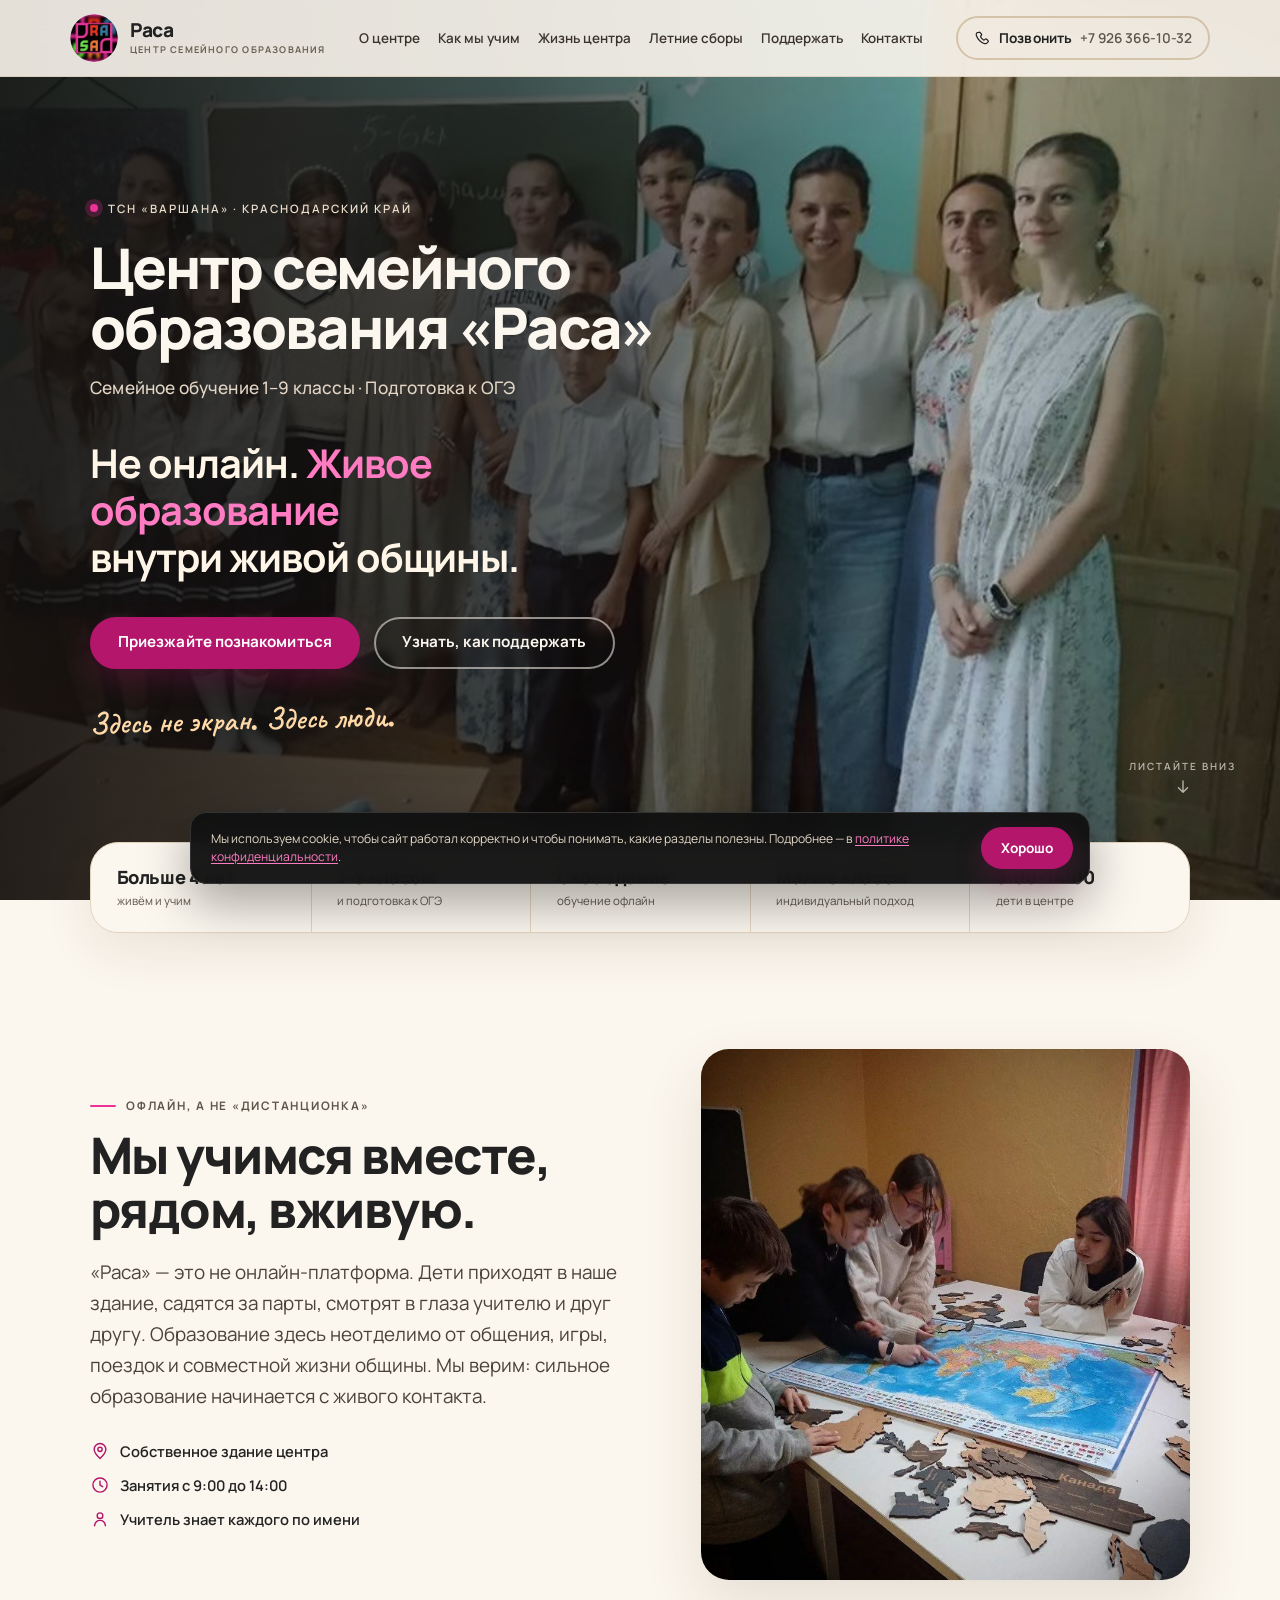
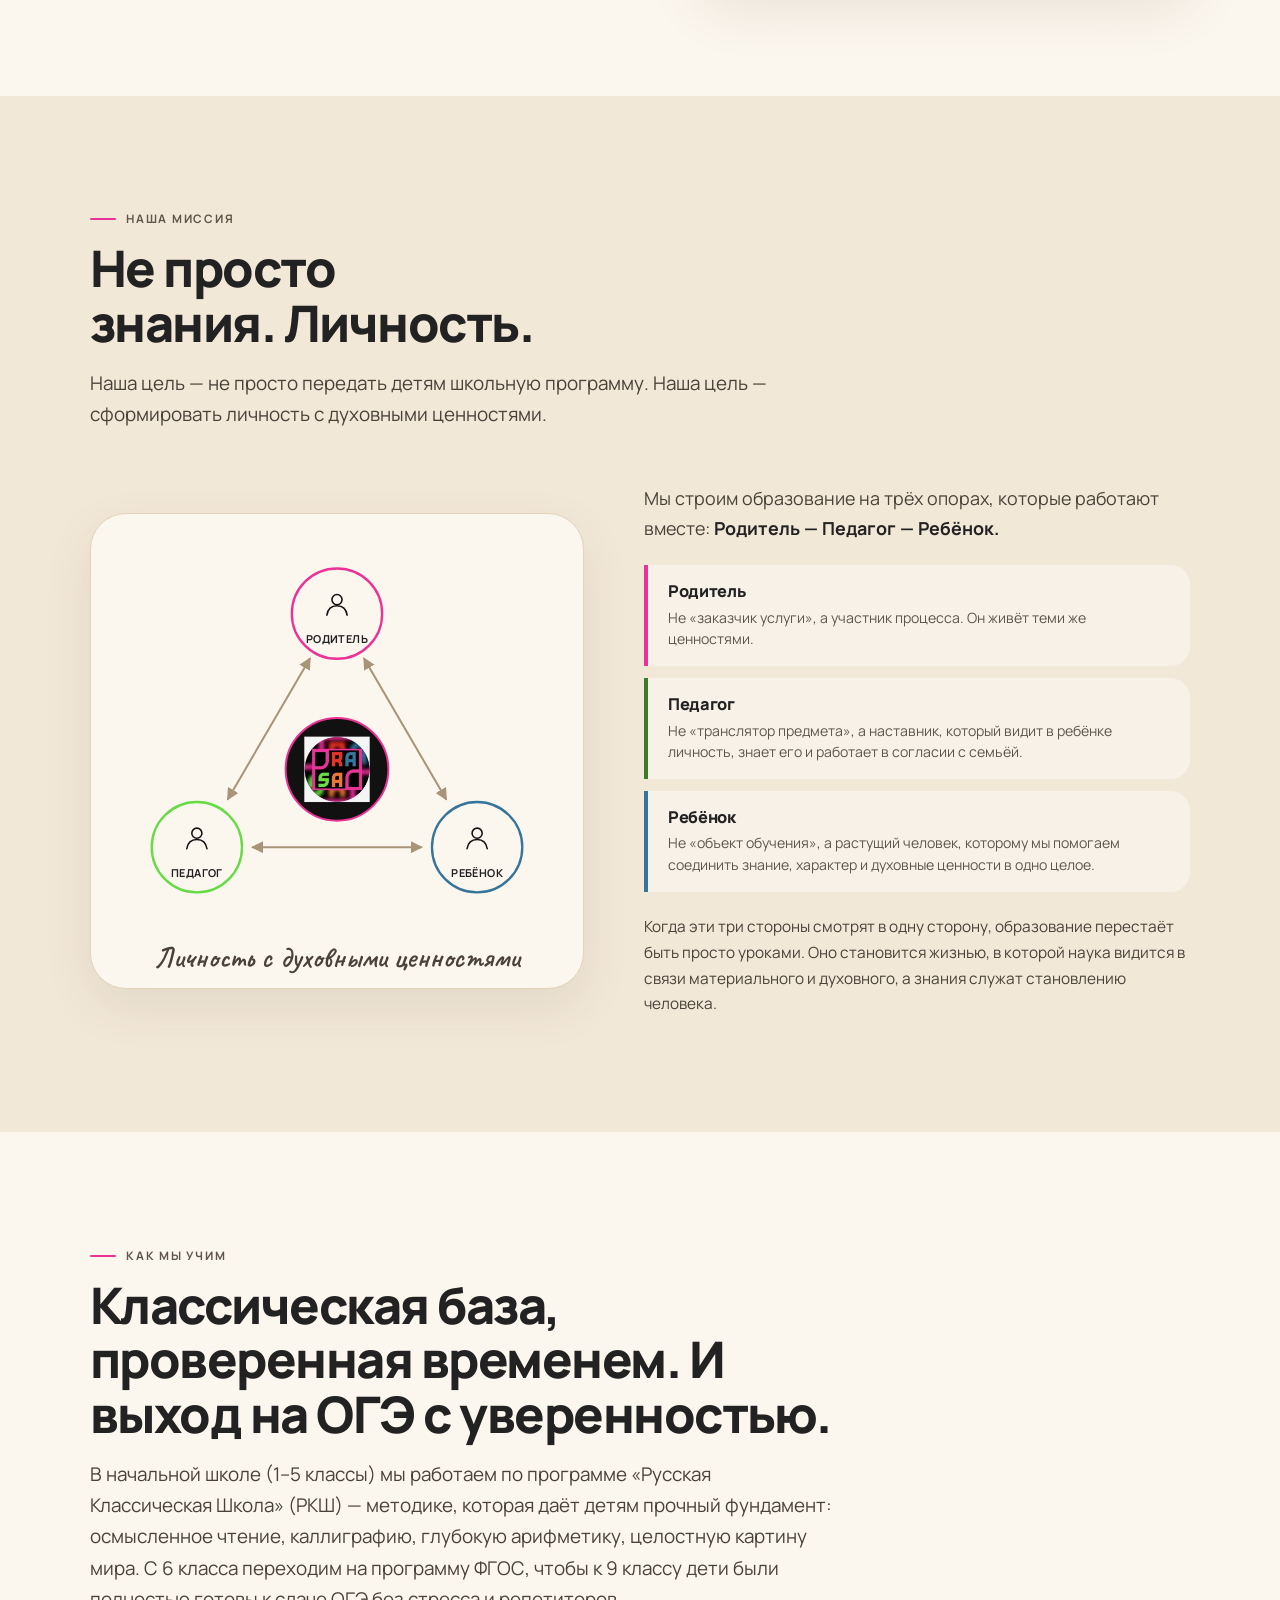
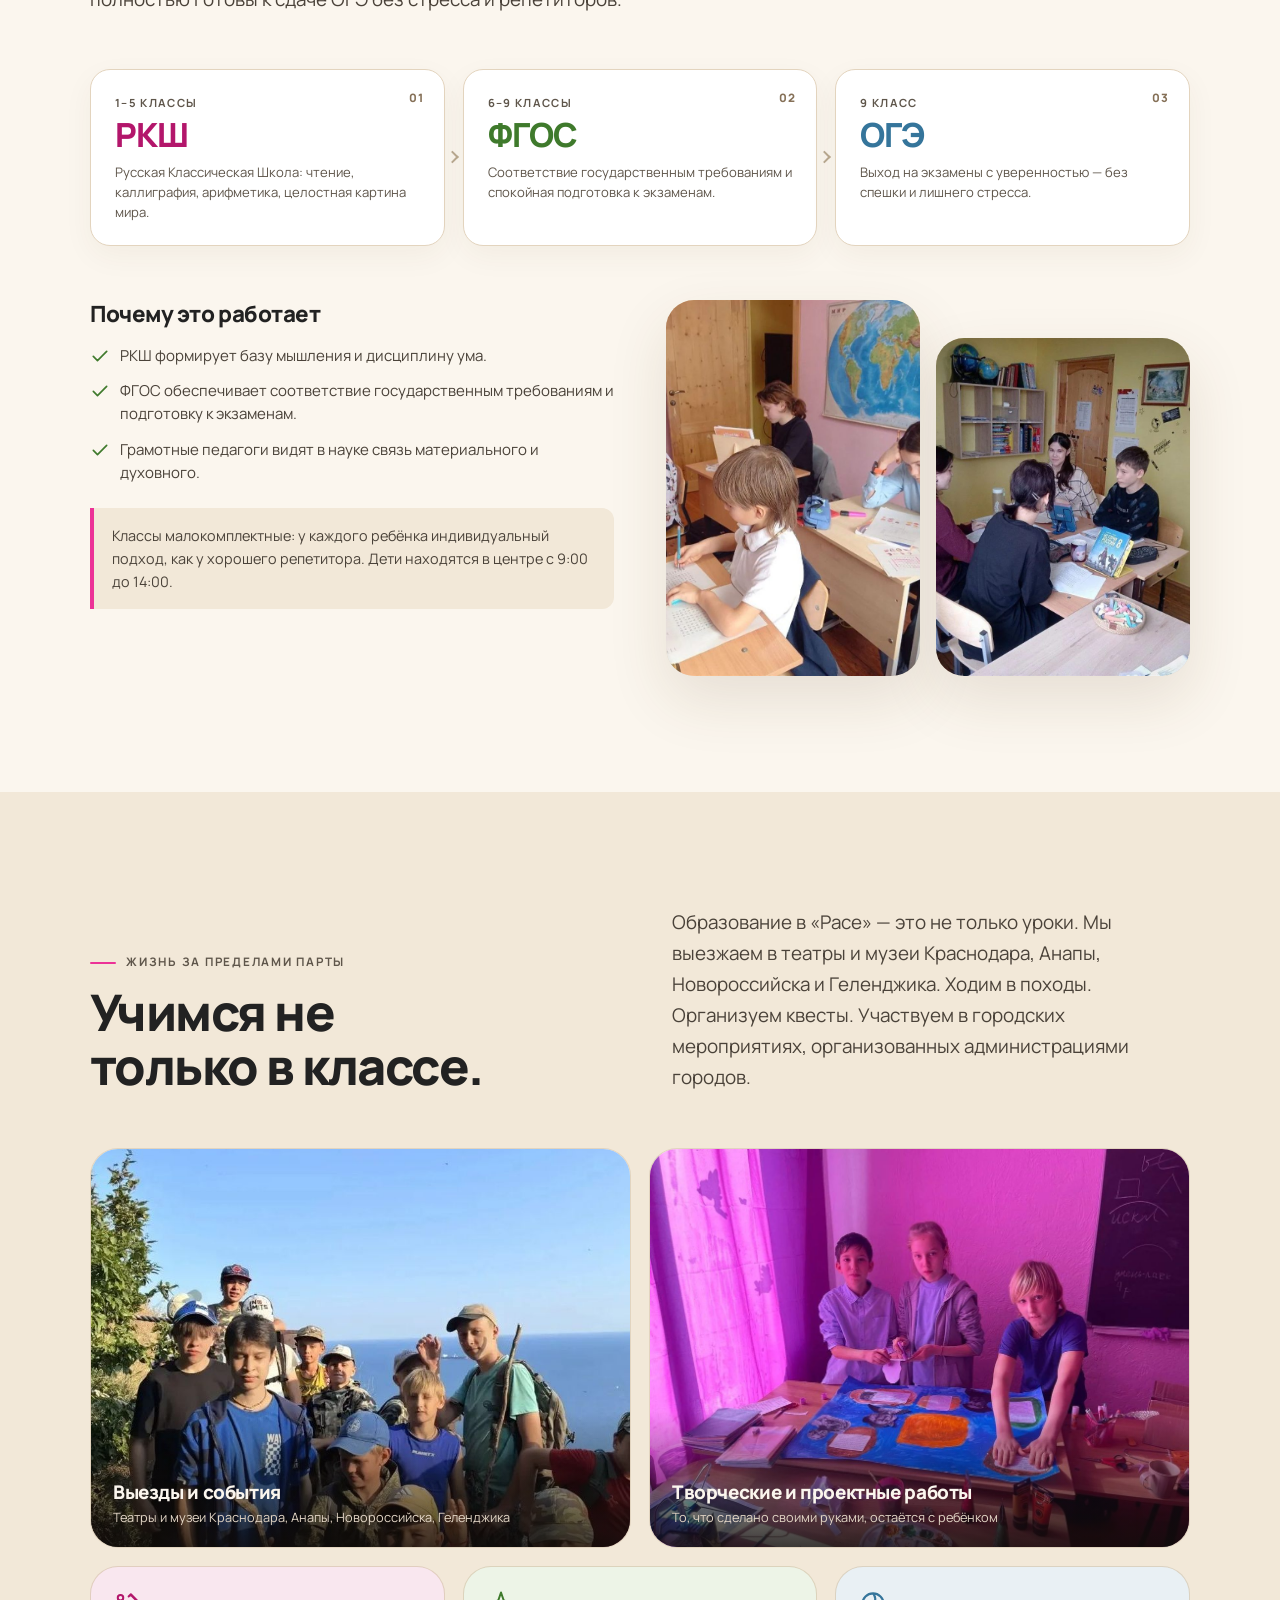
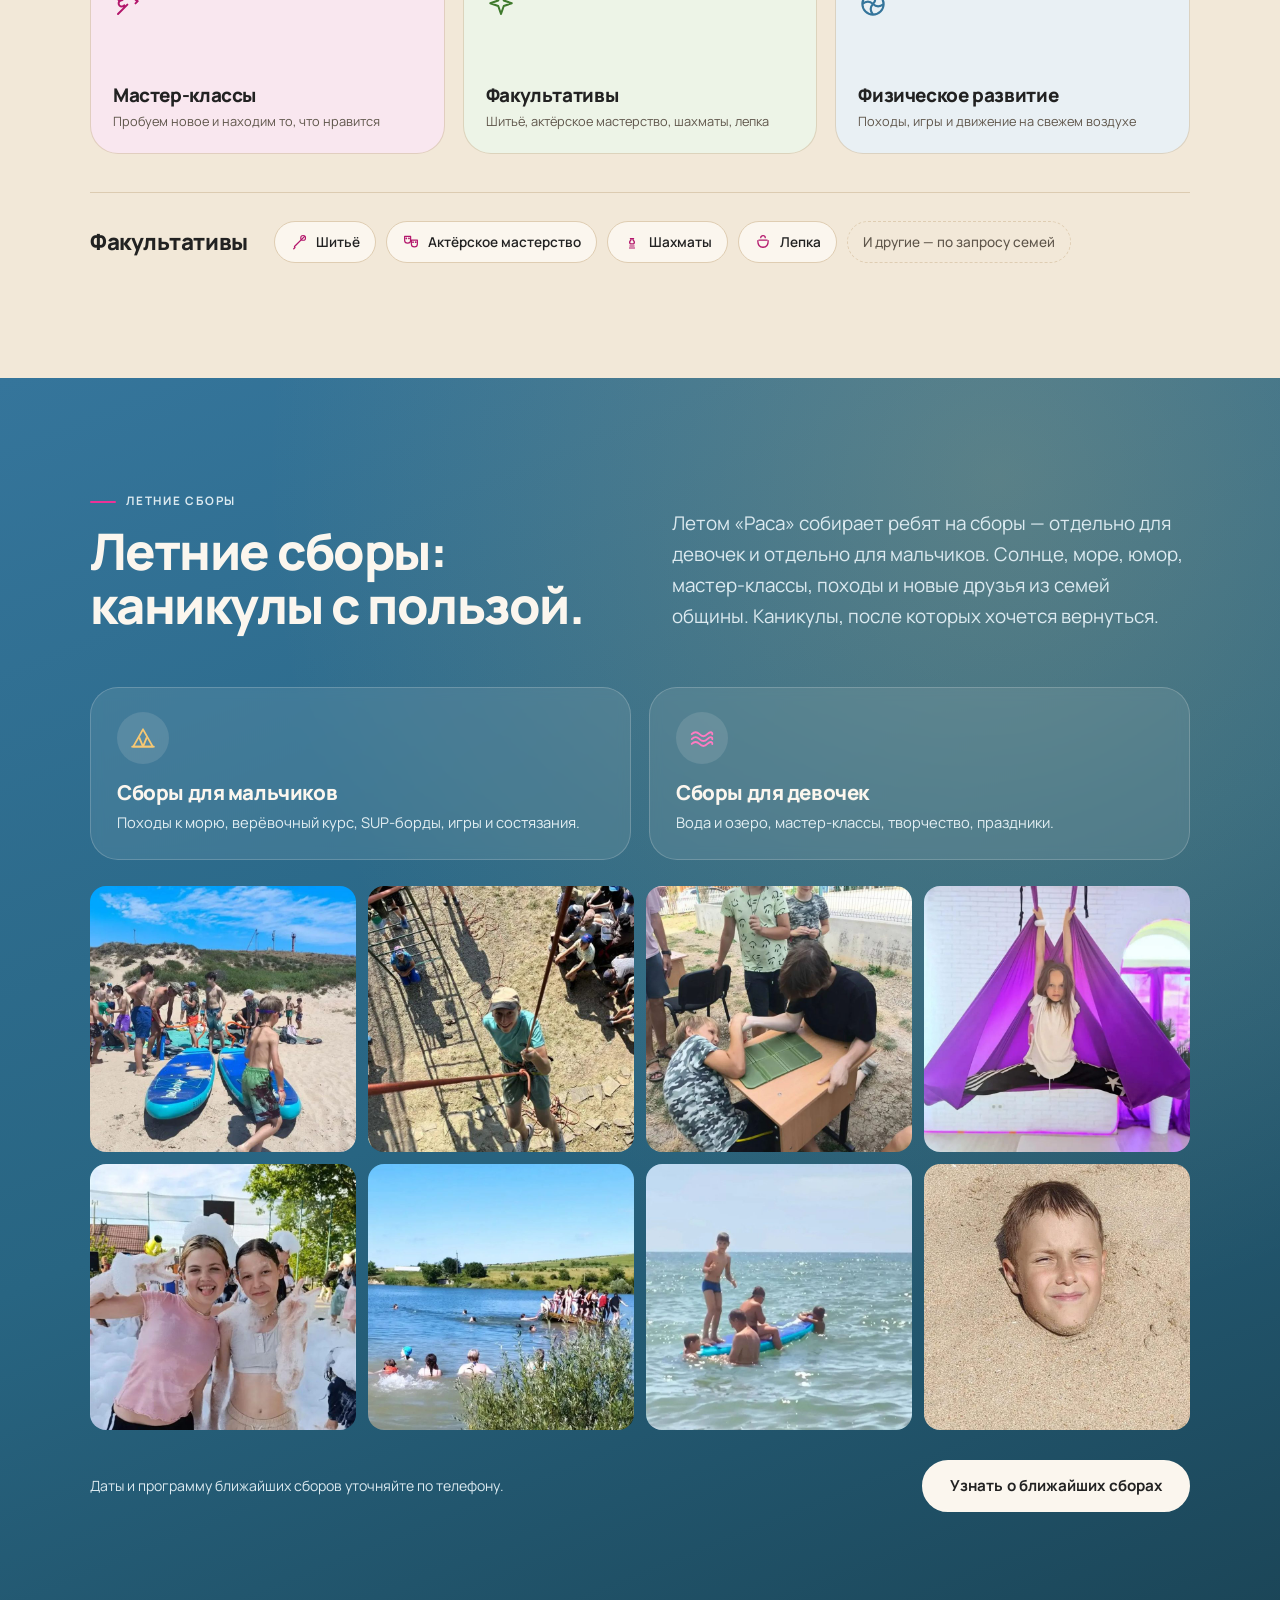
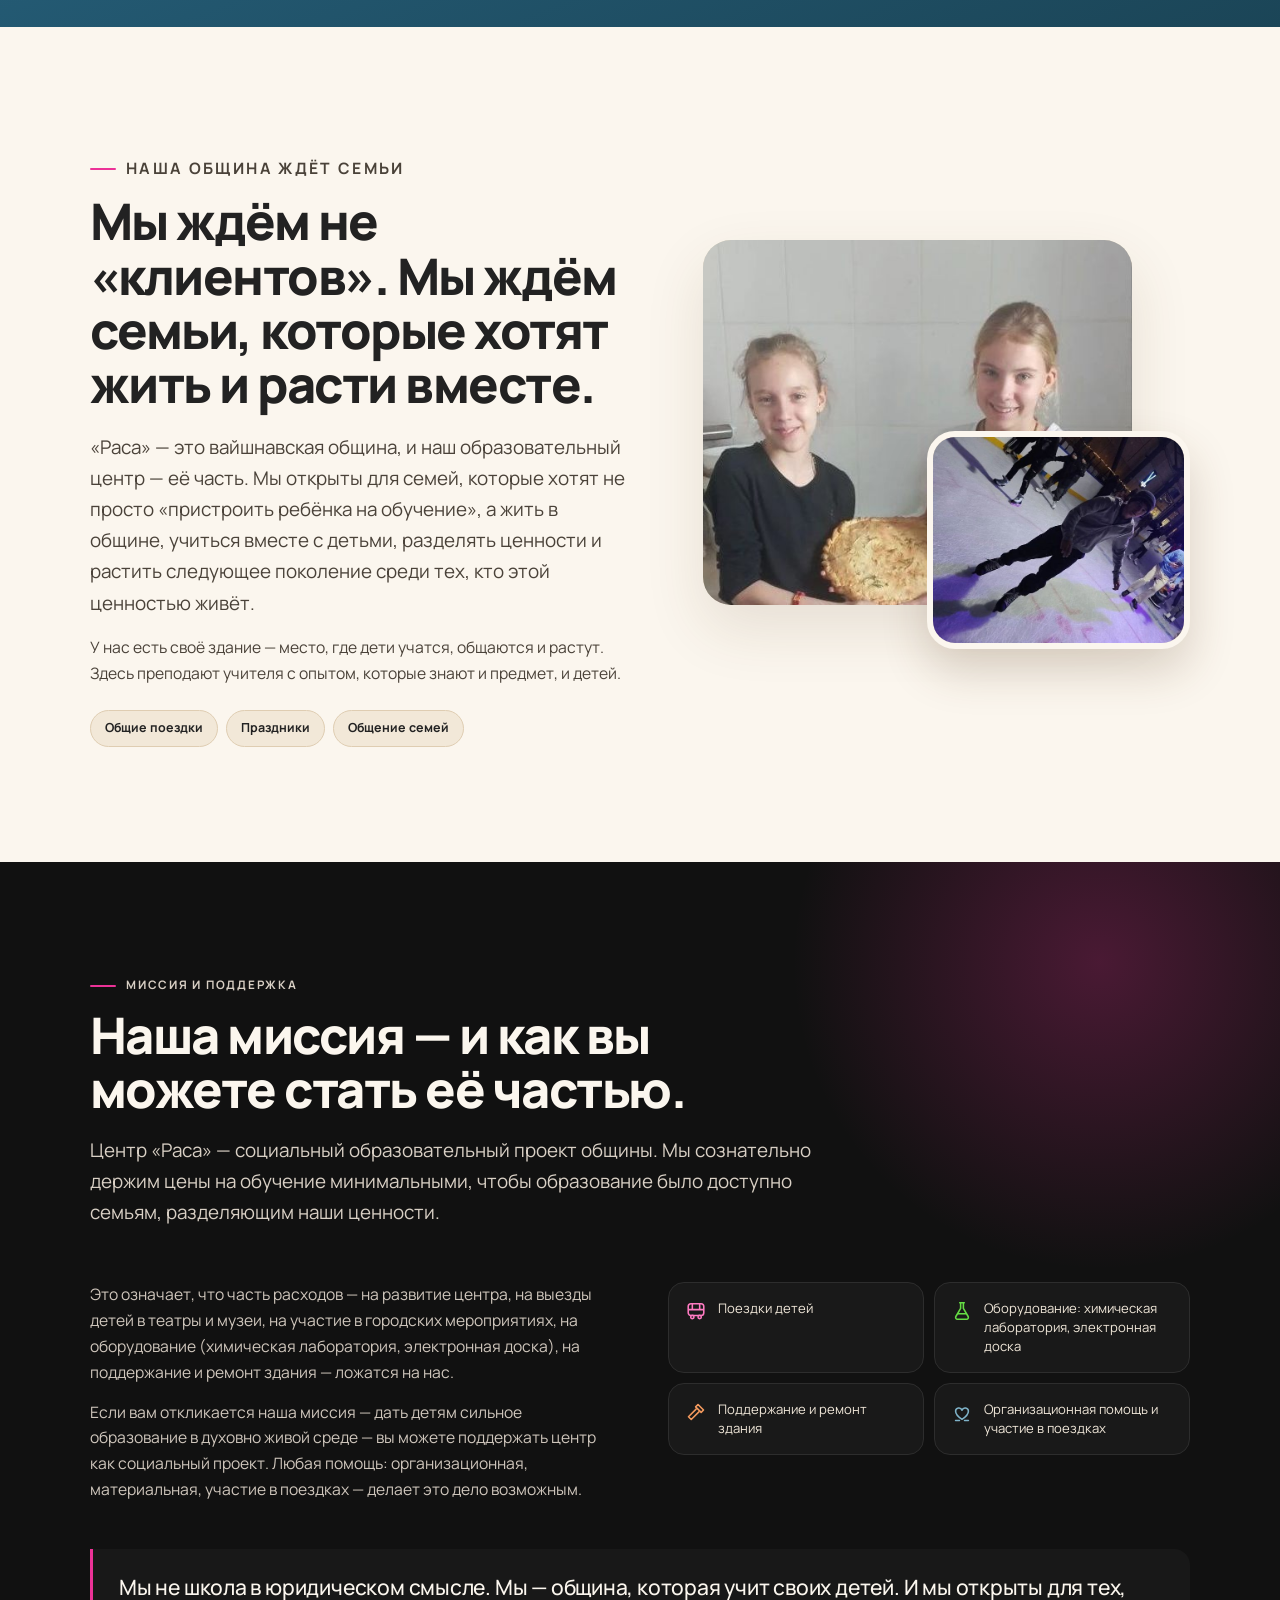
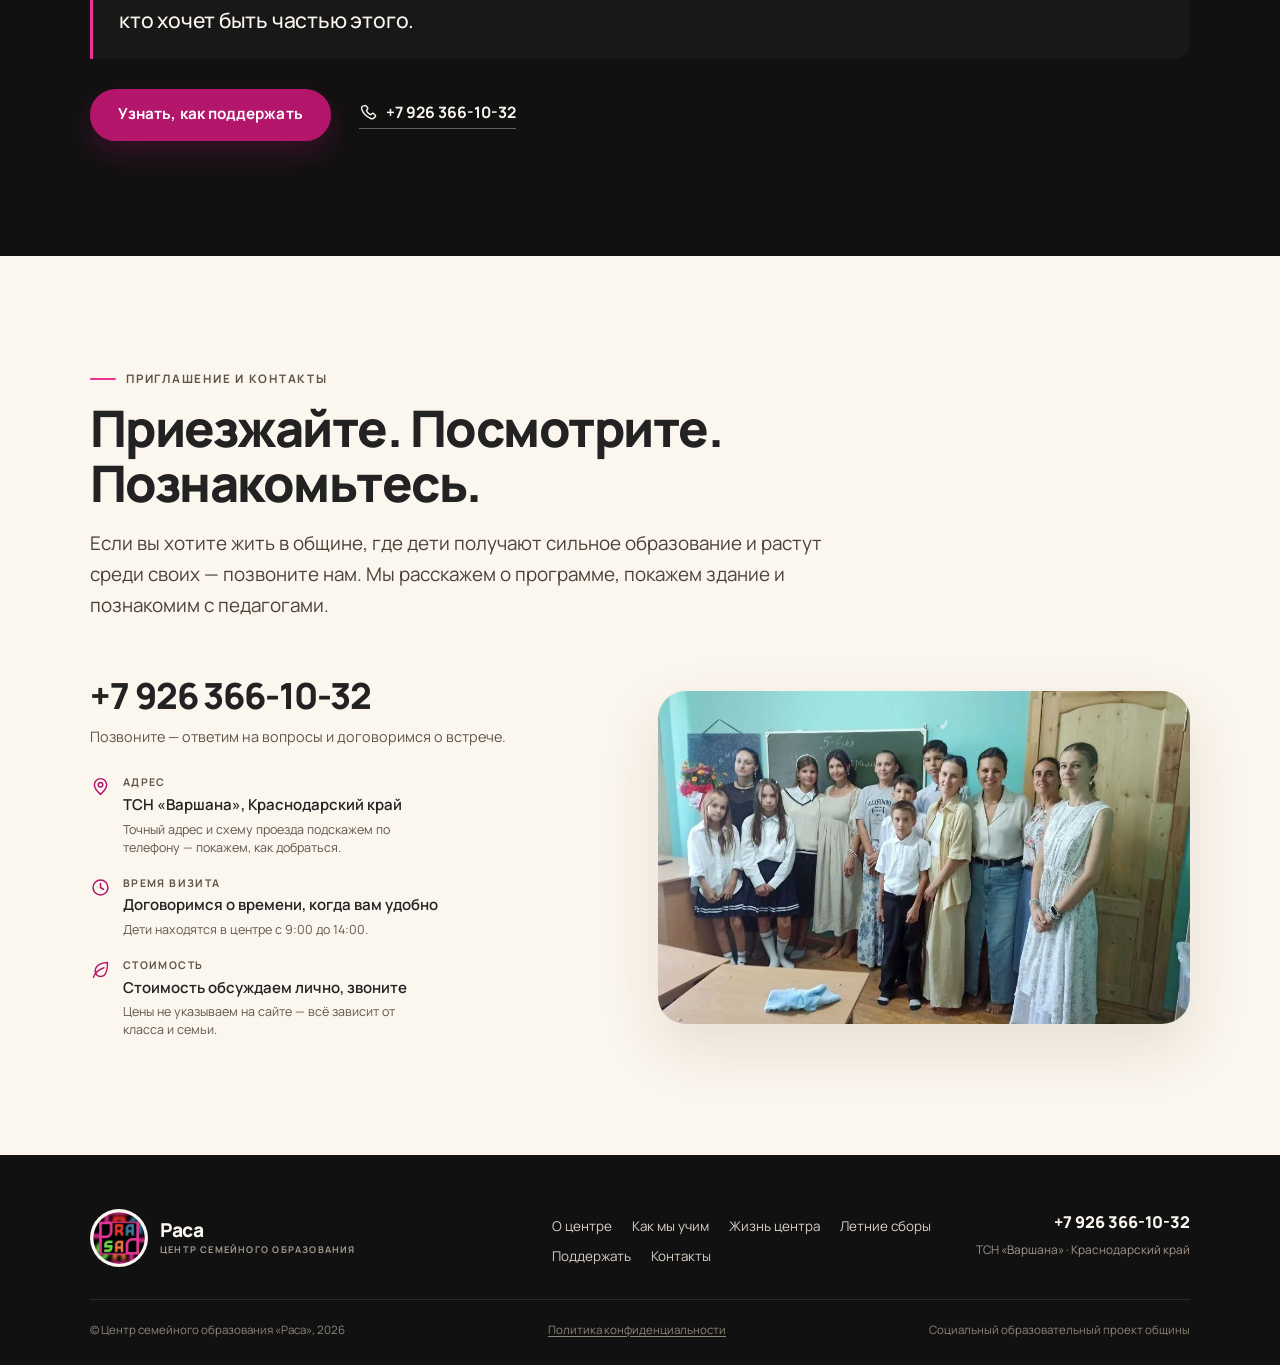
<file: index.html>
<!DOCTYPE html>
<html lang="ru" class="no-js">
<head>
  <meta charset="utf-8">
  <meta name="viewport" content="width=device-width, initial-scale=1">
  <title>Центр семейного образования «Раса» — офлайн-обучение 1–9 классы, ТСН «Варшана»</title>
  <meta name="description" content="«Раса» — центр семейного образования в ТСН «Варшана», Краснодарский край. Офлайн-обучение детей 1–9 классов: РКШ, ФГОС, подготовка к ОГЭ, факультативы, поездки и летние сборы.">
  <link rel="canonical" href="https://njiijnokiio-debug.github.io/rasa-center/">
  <meta name="theme-color" content="#FBF6EE">
  <meta name="format-detection" content="telephone=no">

  <meta property="og:type" content="website">
  <meta property="og:locale" content="ru_RU">
  <meta property="og:site_name" content="Центр семейного образования «Раса»">
  <meta property="og:title" content="Центр семейного образования «Раса»">
  <meta property="og:description" content="Не онлайн. Живое образование внутри живой общины. Офлайн-обучение 1–9 классы, подготовка к ОГЭ, факультативы и летние сборы в ТСН «Варшана».">
  <meta property="og:url" content="https://njiijnokiio-debug.github.io/rasa-center/">
  <meta property="og:image" content="https://njiijnokiio-debug.github.io/rasa-center/assets/og-cover.jpg">
  <meta property="og:image:width" content="1200">
  <meta property="og:image:height" content="630">
  <meta property="og:image:alt" content="Центр семейного образования «Раса» — здесь не экран, здесь люди">
  <meta name="twitter:card" content="summary_large_image">
  <meta name="twitter:title" content="Центр семейного образования «Раса»">
  <meta name="twitter:description" content="Не онлайн. Живое образование внутри живой общины. ТСН «Варшана», Краснодарский край.">
  <meta name="twitter:image" content="https://njiijnokiio-debug.github.io/rasa-center/assets/og-cover.jpg">

  <link rel="icon" type="image/png" href="favicon.png">
  <link rel="apple-touch-icon" href="assets/apple-touch-icon.png">
  <link rel="manifest" href="site.webmanifest">

  <link rel="stylesheet" href="styles.css">

  <script>document.documentElement.classList.remove('no-js');document.documentElement.classList.add('js');</script>

  <script type="application/ld+json">
  {
    "@context": "https://schema.org",
    "@type": ["EducationalOrganization", "Organization"],
    "name": "Центр семейного образования «Раса»",
    "alternateName": "Раса",
    "description": "Офлайн-центр семейного образования для детей 1–9 классов в ТСН «Варшана», Краснодарский край. Начальная школа по программе «Русская Классическая Школа», средняя — по ФГОС, подготовка к ОГЭ.",
    "url": "https://njiijnokiio-debug.github.io/rasa-center/",
    "logo": "https://njiijnokiio-debug.github.io/rasa-center/assets/logo.png",
    "image": "https://njiijnokiio-debug.github.io/rasa-center/assets/og-cover.jpg",
    "telephone": "+7-926-366-10-32",
    "address": {
      "@type": "PostalAddress",
      "addressRegion": "Краснодарский край",
      "addressLocality": "ТСН «Варшана»",
      "addressCountry": "RU"
    },
    "areaServed": {
      "@type": "AdministrativeArea",
      "name": "Краснодарский край"
    },
    "knowsAbout": ["семейное образование", "Русская Классическая Школа", "ФГОС", "подготовка к ОГЭ"]
  }
  </script>
</head>
<body>
  <a class="skip-link" href="#main">Перейти к содержанию</a>

  <!-- SVG-спрайт иконок -->
  <svg class="svg-sprite" xmlns="http://www.w3.org/2000/svg" aria-hidden="true" focusable="false">
    <symbol id="i-phone" viewBox="0 0 24 24">
      <path d="M6.6 3.5c.5-.5 1.3-.5 1.8 0l2 2c.5.5.6 1.3.1 1.9l-1 1.2c-.3.4-.4.9-.1 1.3 1 1.7 2.4 3.1 4.1 4.1.4.2.9.2 1.3-.1l1.2-1c.6-.5 1.4-.4 1.9.1l2 2c.5.5.5 1.3 0 1.8l-1.3 1.3c-1.1 1.1-2.8 1.5-4.3.9-5-2-8.9-5.9-10.9-10.9-.6-1.5-.2-3.2.9-4.3z" fill="none" stroke="currentColor" stroke-width="1.7" stroke-linejoin="round"/>
    </symbol>
    <symbol id="i-arrow-right" viewBox="0 0 24 24">
      <path d="M4 12h15M13 6l6 6-6 6" fill="none" stroke="currentColor" stroke-width="1.8" stroke-linecap="round" stroke-linejoin="round"/>
    </symbol>
    <symbol id="i-arrow-down" viewBox="0 0 24 24">
      <path d="M12 4v15M6 13l6 6 6-6" fill="none" stroke="currentColor" stroke-width="1.8" stroke-linecap="round" stroke-linejoin="round"/>
    </symbol>
    <symbol id="i-check" viewBox="0 0 24 24">
      <path d="M4 12.5l5 5L20 6.5" fill="none" stroke="currentColor" stroke-width="2" stroke-linecap="round" stroke-linejoin="round"/>
    </symbol>
    <symbol id="i-pin" viewBox="0 0 24 24">
      <path d="M12 21s7-6.2 7-11a7 7 0 1 0-14 0c0 4.8 7 11 7 11z" fill="none" stroke="currentColor" stroke-width="1.7" stroke-linejoin="round"/>
      <circle cx="12" cy="10" r="2.6" fill="none" stroke="currentColor" stroke-width="1.7"/>
    </symbol>
    <symbol id="i-clock" viewBox="0 0 24 24">
      <circle cx="12" cy="12" r="8.5" fill="none" stroke="currentColor" stroke-width="1.7"/>
      <path d="M12 7.5V12l3.2 2" fill="none" stroke="currentColor" stroke-width="1.7" stroke-linecap="round"/>
    </symbol>
    <symbol id="i-sun" viewBox="0 0 24 24">
      <circle cx="12" cy="12" r="4.2" fill="none" stroke="currentColor" stroke-width="1.7"/>
      <path d="M12 2.5v2.2M12 19.3v2.2M2.5 12h2.2M19.3 12h2.2M5.2 5.2l1.6 1.6M17.2 17.2l1.6 1.6M18.8 5.2l-1.6 1.6M6.8 17.2l-1.6 1.6" fill="none" stroke="currentColor" stroke-width="1.7" stroke-linecap="round"/>
    </symbol>
    <symbol id="i-spark" viewBox="0 0 24 24">
      <path d="M12 2.8l2.2 6.4 6.4 2.2-6.4 2.2L12 20l-2.2-6.4L3.4 11.4l6.4-2.2z" fill="none" stroke="currentColor" stroke-width="1.6" stroke-linejoin="round"/>
    </symbol>
    <symbol id="i-bus" viewBox="0 0 24 24">
      <rect x="3.5" y="4" width="17" height="13" rx="3" fill="none" stroke="currentColor" stroke-width="1.7"/>
      <path d="M3.5 10.5h17M8 4v6.5M16 4v6.5" fill="none" stroke="currentColor" stroke-width="1.7"/>
      <circle cx="8" cy="18.5" r="1.8" fill="none" stroke="currentColor" stroke-width="1.7"/>
      <circle cx="16" cy="18.5" r="1.8" fill="none" stroke="currentColor" stroke-width="1.7"/>
    </symbol>
    <symbol id="i-flask" viewBox="0 0 24 24">
      <path d="M9.5 3h5M10.5 3v6.2L5.3 18a2 2 0 0 0 1.8 3h9.8a2 2 0 0 0 1.8-3l-5.2-8.8V3" fill="none" stroke="currentColor" stroke-width="1.7" stroke-linecap="round" stroke-linejoin="round"/>
      <path d="M7.2 15h9.6" fill="none" stroke="currentColor" stroke-width="1.7"/>
    </symbol>
    <symbol id="i-hammer" viewBox="0 0 24 24">
      <path d="M14.2 3.8l6 6-2.6 2.6-6-6zM12.4 8.6L3.8 17.2l3 3 8.6-8.6" fill="none" stroke="currentColor" stroke-width="1.7" stroke-linejoin="round"/>
    </symbol>
    <symbol id="i-heart-hands" viewBox="0 0 24 24">
      <path d="M12 20s-7-4.3-7-9a3.6 3.6 0 0 1 7-1 3.6 3.6 0 0 1 7 1c0 4.7-7 9-7 9z" fill="none" stroke="currentColor" stroke-width="1.7" stroke-linejoin="round"/>
      <path d="M5 21.2h4.2M14.8 21.2H19" stroke="currentColor" stroke-width="1.7" stroke-linecap="round"/>
    </symbol>
    <symbol id="i-needle" viewBox="0 0 24 24">
      <path d="M19.5 4.5L6 18M5 21l1.6-1.6M9 15l-3 3" fill="none" stroke="currentColor" stroke-width="1.7" stroke-linecap="round"/>
      <circle cx="17.5" cy="6.5" r="3.2" fill="none" stroke="currentColor" stroke-width="1.5"/>
    </symbol>
    <symbol id="i-masks" viewBox="0 0 24 24">
      <path d="M3.5 4.5h8v5a4 4 0 0 1-8 0z" fill="none" stroke="currentColor" stroke-width="1.6" stroke-linejoin="round"/>
      <path d="M12.5 9.5h8v5a4 4 0 0 1-8 0z" fill="none" stroke="currentColor" stroke-width="1.6" stroke-linejoin="round"/>
      <path d="M5.7 7.2h.01M9.3 7.2h.01M14.7 12.2h.01M18.3 12.2h.01" stroke="currentColor" stroke-width="2.4" stroke-linecap="round"/>
    </symbol>
    <symbol id="i-chess" viewBox="0 0 24 24">
      <path d="M8 20h8M8.6 17.3h6.8M9.6 14.5c-1.6-2.3-.3-4.4 1.3-5.6l-1.1-1.6h4.4l-1.1 1.6c1.6 1.2 2.9 3.3 1.3 5.6z" fill="none" stroke="currentColor" stroke-width="1.6" stroke-linejoin="round"/>
    </symbol>
    <symbol id="i-clay" viewBox="0 0 24 24">
      <path d="M5 9.5c0 6 2.4 9.5 7 9.5s7-3.5 7-9.5" fill="none" stroke="currentColor" stroke-width="1.7"/>
      <path d="M6.5 9.5h11M9 6.2c0-1.5 1.3-2.7 3-2.7s3 1.2 3 2.7" fill="none" stroke="currentColor" stroke-width="1.7" stroke-linecap="round"/>
    </symbol>
    <symbol id="i-ball" viewBox="0 0 24 24">
      <circle cx="12" cy="12" r="8.5" fill="none" stroke="currentColor" stroke-width="1.7"/>
      <path d="M12 3.5c2.4 3 2.4 6 0 8.5s-2.4 5.5 0 8.5M3.5 12c3-2.4 6-2.4 8.5 0s5.5 2.4 8.5 0" fill="none" stroke="currentColor" stroke-width="1.7"/>
    </symbol>
    <symbol id="i-tent" viewBox="0 0 24 24">
      <path d="M12 4L3 20h18z" fill="none" stroke="currentColor" stroke-width="1.7" stroke-linejoin="round"/>
      <path d="M12 20l3.5-8.5M12 20l-3.5-8.5" fill="none" stroke="currentColor" stroke-width="1.7"/>
      <path d="M2 20h20" fill="none" stroke="currentColor" stroke-width="1.7" stroke-linecap="round"/>
    </symbol>
    <symbol id="i-waves" viewBox="0 0 24 24">
      <path d="M2.5 8.5c2.4-2.4 4.8-2.4 7.2 0s4.8 2.4 7.2 0 4.8-2.4 4.6 0M2.5 13c2.4-2.4 4.8-2.4 7.2 0s4.8 2.4 7.2 0 4.8-2.4 4.6 0M2.5 17.5c2.4-2.4 4.8-2.4 7.2 0s4.8 2.4 7.2 0 4.8-2.4 4.6 0" fill="none" stroke="currentColor" stroke-width="1.7" stroke-linecap="round"/>
    </symbol>
    <symbol id="i-workshop" viewBox="0 0 24 24">
      <path d="M4 20l7.5-7.5M14 4.5l5.5 5.5M12.5 6l1.8-1.8 5.5 5.5-1.8 1.8M5.5 9.5a2.5 2.5 0 1 0 3.5 3.5" fill="none" stroke="currentColor" stroke-width="1.6" stroke-linecap="round" stroke-linejoin="round"/>
      <circle cx="6" cy="7" r="2.2" fill="none" stroke="currentColor" stroke-width="1.6"/>
    </symbol>
    <symbol id="i-close" viewBox="0 0 24 24">
      <path d="M6 6l12 12M18 6L6 18" fill="none" stroke="currentColor" stroke-width="2" stroke-linecap="round"/>
    </symbol>
    <symbol id="i-chevron-left" viewBox="0 0 24 24">
      <path d="M15 5l-7 7 7 7" fill="none" stroke="currentColor" stroke-width="2" stroke-linecap="round" stroke-linejoin="round"/>
    </symbol>
    <symbol id="i-chevron-right" viewBox="0 0 24 24">
      <path d="M9 5l7 7-7 7" fill="none" stroke="currentColor" stroke-width="2" stroke-linecap="round" stroke-linejoin="round"/>
    </symbol>
    <symbol id="i-person" viewBox="0 0 24 24">
      <circle cx="12" cy="8" r="3.4" fill="none" stroke="currentColor" stroke-width="1.7"/>
      <path d="M5.5 20c.6-4.2 3-6.4 6.5-6.4s5.9 2.2 6.5 6.4" fill="none" stroke="currentColor" stroke-width="1.7" stroke-linecap="round"/>
    </symbol>
    <symbol id="i-leaf" viewBox="0 0 24 24">
      <path d="M20 4c-8.5 0-14 4-14 10a6 6 0 0 0 6 6c6 0 8-7 8-16z" fill="none" stroke="currentColor" stroke-width="1.6" stroke-linejoin="round"/>
      <path d="M4 21c2-6 6-9 12-11" fill="none" stroke="currentColor" stroke-width="1.6" stroke-linecap="round"/>
    </symbol>
  </svg>

  <header class="site-header" id="header">
    <div class="container header__inner">
      <a class="brand" href="#top" aria-label="Центр «Раса» — к началу страницы">
        <img class="brand__logo" src="assets/logo.png" alt="" width="48" height="48">
        <span class="brand__text">
          <span class="brand__name">Раса</span>
          <span class="brand__desc">центр семейного образования</span>
        </span>
      </a>

      <nav class="nav" aria-label="Основная навигация">
        <ul class="nav__list">
          <li><a class="nav__link" href="#offline">О центре</a></li>
          <li><a class="nav__link" href="#program">Как мы учим</a></li>
          <li><a class="nav__link" href="#life">Жизнь центра</a></li>
          <li><a class="nav__link" href="#summer">Летние сборы</a></li>
          <li><a class="nav__link" href="#support">Поддержать</a></li>
          <li><a class="nav__link" href="#contact">Контакты</a></li>
        </ul>
      </nav>

      <div class="header__actions">
        <a class="btn btn--outline btn--phone" href="tel:+79263661032" data-goal="phone_click">
          <svg class="icon" aria-hidden="true" focusable="false"><use href="#i-phone"/></svg>
          <span>Позвонить</span>
          <span class="btn__number">+7 926 366-10-32</span>
        </a>
        <button class="burger" type="button" aria-expanded="false" aria-controls="mobile-menu" aria-label="Открыть меню">
          <span class="burger__line"></span>
          <span class="burger__line"></span>
          <span class="burger__line"></span>
        </button>
      </div>
    </div>

    <div class="mobile-menu" id="mobile-menu" hidden>
      <nav aria-label="Мобильная навигация">
        <ul class="mobile-menu__list">
          <li><a href="#offline">О центре</a></li>
          <li><a href="#program">Как мы учим</a></li>
          <li><a href="#life">Жизнь центра</a></li>
          <li><a href="#summer">Летние сборы</a></li>
          <li><a href="#support">Поддержать</a></li>
          <li><a href="#contact">Контакты</a></li>
        </ul>
      </nav>
      <a class="mobile-menu__phone" href="tel:+79263661032" data-goal="phone_click">
        <svg class="icon" aria-hidden="true" focusable="false"><use href="#i-phone"/></svg>
        +7 926 366-10-32
      </a>
      <p class="mobile-menu__note">ТСН «Варшана» · Краснодарский край</p>
    </div>
  </header>

  <main id="main">
    <!-- Блок 1. Главный экран -->
    <section class="hero" id="top" aria-labelledby="hero-title">
      <div class="hero__media" aria-hidden="true">
        <img src="assets/img/hero.jpg" alt="" width="1280" height="720" fetchpriority="high">
      </div>
      <div class="container hero__inner">
        <p class="hero__kicker"><span class="dot" aria-hidden="true"></span>ТСН «Варшана» · Краснодарский край</p>
        <h1 class="hero__title" id="hero-title">Центр семейного образования «Раса»</h1>
        <p class="hero__subtitle">Семейное обучение 1–9 классы · Подготовка к ОГЭ</p>
        <p class="hero__phrase">Не онлайн. <span class="accent">Живое образование</span><br>внутри живой общины.</p>
        <div class="hero__actions">
          <a class="btn btn--primary" href="#contact" data-goal="cta_meet">Приезжайте познакомиться</a>
          <a class="btn btn--ghost" href="#support" data-goal="cta_support">Узнать, как поддержать</a>
        </div>
        <p class="hero__note">Здесь не экран. Здесь люди.</p>
      </div>
      <div class="hero__scroll" aria-hidden="true">
        <span>Листайте вниз</span>
        <svg class="icon"><use href="#i-arrow-down"/></svg>
      </div>
    </section>

    <!-- Полоса фактов -->
    <div class="facts-wrap">
      <div class="container">
        <ul class="facts" aria-label="Ключевые факты о центре">
          <li class="fact">
            <span class="fact__value">Больше 4 лет</span>
            <span class="fact__label">живём и учим</span>
          </li>
          <li class="fact">
            <span class="fact__value">1–9 классы</span>
            <span class="fact__label">и подготовка к ОГЭ</span>
          </li>
          <li class="fact">
            <span class="fact__value">Своё здание</span>
            <span class="fact__label">обучение офлайн</span>
          </li>
          <li class="fact">
            <span class="fact__value">Малые классы</span>
            <span class="fact__label">индивидуальный подход</span>
          </li>
          <li class="fact">
            <span class="fact__value">9:00–14:00</span>
            <span class="fact__label">дети в центре</span>
          </li>
        </ul>
      </div>
    </div>

    <!-- Блок 2. Офлайн -->
    <section class="section section--cream" id="offline" aria-labelledby="offline-title">
      <div class="container split">
        <div class="split__text reveal">
          <p class="eyebrow"><span class="eyebrow__line" aria-hidden="true"></span>Офлайн, а не «дистанционка»</p>
          <h2 class="section-title" id="offline-title">Мы учимся вместе, рядом, вживую.</h2>
          <p class="lead">«Раса» — это не онлайн-платформа. Дети приходят в наше здание, садятся за парты, смотрят в глаза учителю и друг другу. Образование здесь неотделимо от общения, игры, поездок и совместной жизни общины. Мы верим: сильное образование начинается с живого контакта.</p>
          <ul class="mini-facts">
            <li><svg class="icon" aria-hidden="true"><use href="#i-pin"/></svg>Собственное здание центра</li>
            <li><svg class="icon" aria-hidden="true"><use href="#i-clock"/></svg>Занятия с 9:00 до 14:00</li>
            <li><svg class="icon" aria-hidden="true"><use href="#i-person"/></svg>Учитель знает каждого по имени</li>
          </ul>
        </div>
        <figure class="photo photo--tall reveal">
          <img src="assets/img/offline.jpg" alt="Ученики центра «Раса» собирают карту мира на уроке географии" width="825" height="897" loading="lazy">
        </figure>
      </div>
    </section>

    <!-- Блок 3. Миссия -->
    <section class="section section--beige" id="mission" aria-labelledby="mission-title">
      <div class="container">
        <header class="section-head reveal">
          <p class="eyebrow"><span class="eyebrow__line" aria-hidden="true"></span>Наша миссия</p>
          <h2 class="section-title" id="mission-title">Не просто знания. Личность.</h2>
          <p class="lead">Наша цель — не просто передать детям школьную программу. Наша цель — сформировать личность с духовными ценностями.</p>
        </header>

        <div class="mission">
          <div class="mission__scheme reveal">
            <!-- Схема для десктопа -->
            <svg class="scheme scheme--desktop" viewBox="0 0 560 510" role="img" aria-labelledby="scheme-title scheme-desc">
              <title id="scheme-title">Схема «родитель — педагог — ребёнок»</title>
              <desc id="scheme-desc">Три равные опоры связаны между собой, в центре — логотип «Раса» и личность с духовными ценностями.</desc>
              <defs>
                <marker id="arrow-end" viewBox="0 0 10 10" refX="8.5" refY="5" markerWidth="6" markerHeight="6" orient="auto-start-reverse">
                  <path d="M0 0l10 5-10 5z" fill="#A89478"/>
                </marker>
              </defs>
              <g stroke="#A89478" stroke-width="2.6" stroke-linecap="round">
                <path d="M245 150L140 330" marker-start="url(#arrow-end)" marker-end="url(#arrow-end)"/>
                <path d="M315 150L420 330" marker-start="url(#arrow-end)" marker-end="url(#arrow-end)"/>
                <path d="M172 392h216" marker-start="url(#arrow-end)" marker-end="url(#arrow-end)"/>
              </g>

              <g>
                <circle cx="280" cy="92" r="58" fill="#FBF6EE" stroke="#EC3297" stroke-width="3"/>
                <g transform="translate(262 62)" color="#111111">
                  <circle cx="18" cy="12" r="6.5" fill="none" stroke="currentColor" stroke-width="2"/>
                  <path d="M5 32c1.2-8 6.4-12 13-12s11.8 4 13 12" fill="none" stroke="currentColor" stroke-width="2" stroke-linecap="round"/>
                </g>
                <text x="280" y="130" text-anchor="middle" font-size="14" font-weight="700" letter-spacing=".04em" fill="#222222">РОДИТЕЛЬ</text>
              </g>

              <g>
                <circle cx="100" cy="392" r="58" fill="#FBF6EE" stroke="#65DC44" stroke-width="3"/>
                <g transform="translate(82 362)" color="#111111">
                  <circle cx="18" cy="12" r="6.5" fill="none" stroke="currentColor" stroke-width="2"/>
                  <path d="M5 32c1.2-8 6.4-12 13-12s11.8 4 13 12" fill="none" stroke="currentColor" stroke-width="2" stroke-linecap="round"/>
                </g>
                <text x="100" y="430" text-anchor="middle" font-size="14" font-weight="700" letter-spacing=".04em" fill="#222222">ПЕДАГОГ</text>
              </g>

              <g>
                <circle cx="460" cy="392" r="58" fill="#FBF6EE" stroke="#35759B" stroke-width="3"/>
                <g transform="translate(442 362)" color="#111111">
                  <circle cx="18" cy="12" r="6.5" fill="none" stroke="currentColor" stroke-width="2"/>
                  <path d="M5 32c1.2-8 6.4-12 13-12s11.8 4 13 12" fill="none" stroke="currentColor" stroke-width="2" stroke-linecap="round"/>
                </g>
                <text x="460" y="430" text-anchor="middle" font-size="14" font-weight="700" letter-spacing=".04em" fill="#222222">РЕБЁНОК</text>
              </g>

              <g>
                <circle cx="280" cy="292" r="66" fill="#111111"/>
                <circle cx="280" cy="292" r="66" fill="none" stroke="#EC3297" stroke-width="2.5"/>
                <image href="assets/logo.png" x="238" y="250" width="84" height="84"/>
              </g>
            </svg>

            <!-- Схема для телефона -->
            <div class="scheme-stack" aria-hidden="true">
              <div class="scheme-node scheme-node--pink">
                <svg class="icon"><use href="#i-person"/></svg>
                Родитель
              </div>
              <div class="scheme-arrow"></div>
              <div class="scheme-node scheme-node--green">
                <svg class="icon"><use href="#i-person"/></svg>
                Педагог
              </div>
              <div class="scheme-arrow"></div>
              <div class="scheme-node scheme-node--blue">
                <svg class="icon"><use href="#i-person"/></svg>
                Ребёнок
              </div>
              <div class="scheme-arrow scheme-arrow--long"></div>
              <div class="scheme-center">
                <img src="assets/logo.png" alt="" width="64" height="64" loading="lazy">
                <span>Личность с духовными ценностями</span>
              </div>
            </div>

            <p class="scheme-caption">Личность с духовными ценностями</p>
          </div>

          <div class="mission__content reveal">
            <p class="mission__intro">Мы строим образование на трёх опорах, которые работают вместе: <strong>Родитель — Педагог — Ребёнок.</strong></p>

            <div class="pillars">
              <article class="pillar pillar--pink">
                <h3 class="pillar__title">Родитель</h3>
                <p>Не «заказчик услуги», а участник процесса. Он живёт теми же ценностями.</p>
              </article>
              <article class="pillar pillar--green">
                <h3 class="pillar__title">Педагог</h3>
                <p>Не «транслятор предмета», а наставник, который видит в ребёнке личность, знает его и работает в согласии с семьёй.</p>
              </article>
              <article class="pillar pillar--blue">
                <h3 class="pillar__title">Ребёнок</h3>
                <p>Не «объект обучения», а растущий человек, которому мы помогаем соединить знание, характер и духовные ценности в одно целое.</p>
              </article>
            </div>

            <p class="mission__outro">Когда эти три стороны смотрят в одну сторону, образование перестаёт быть просто уроками. Оно становится жизнью, в которой наука видится в связи материального и духовного, а знания служат становлению человека.</p>
          </div>
        </div>
      </div>
    </section>

    <!-- Блок 4. Как мы учим -->
    <section class="section section--cream" id="program" aria-labelledby="program-title">
      <div class="container">
        <header class="section-head reveal">
          <p class="eyebrow"><span class="eyebrow__line" aria-hidden="true"></span>Как мы учим</p>
          <h2 class="section-title section-title--wide" id="program-title">Классическая база, проверенная временем. И выход на ОГЭ с уверенностью.</h2>
          <p class="lead">В начальной школе (1–5 классы) мы работаем по программе «Русская Классическая Школа» (РКШ) — методике, которая даёт детям прочный фундамент: осмысленное чтение, каллиграфию, глубокую арифметику, целостную картину мира. С 6 класса переходим на программу ФГОС, чтобы к 9 классу дети были полностью готовы к сдаче ОГЭ без стресса и репетиторов.</p>
        </header>

        <ol class="steps reveal" aria-label="Путь ребёнка в центре «Раса»">
          <li class="step">
            <span class="step__num" aria-hidden="true">01</span>
            <span class="step__period">1–5 классы</span>
            <span class="step__program">РКШ</span>
            <span class="step__desc">Русская Классическая Школа: чтение, каллиграфия, арифметика, целостная картина мира.</span>
          </li>
          <li class="step">
            <span class="step__num" aria-hidden="true">02</span>
            <span class="step__period">6–9 классы</span>
            <span class="step__program">ФГОС</span>
            <span class="step__desc">Соответствие государственным требованиям и спокойная подготовка к экзаменам.</span>
          </li>
          <li class="step">
            <span class="step__num" aria-hidden="true">03</span>
            <span class="step__period">9 класс</span>
            <span class="step__program">ОГЭ</span>
            <span class="step__desc">Выход на экзамены с уверенностью — без спешки и лишнего стресса.</span>
          </li>
        </ol>

        <div class="program__body">
          <div class="program__why reveal">
            <h3 class="subtitle">Почему это работает</h3>
            <ul class="checks">
              <li><svg class="icon" aria-hidden="true"><use href="#i-check"/></svg>РКШ формирует базу мышления и дисциплину ума.</li>
              <li><svg class="icon" aria-hidden="true"><use href="#i-check"/></svg>ФГОС обеспечивает соответствие государственным требованиям и подготовку к экзаменам.</li>
              <li><svg class="icon" aria-hidden="true"><use href="#i-check"/></svg>Грамотные педагоги видят в науке связь материального и духовного.</li>
            </ul>
            <p class="callout">Классы малокомплектные: у каждого ребёнка индивидуальный подход, как у хорошего репетитора. Дети находятся в центре с 9:00 до 14:00.</p>
          </div>

          <div class="program__photos">
            <figure class="photo reveal">
              <img src="assets/img/program-1.jpg" alt="Ученики центра «Раса» выполняют задания за партами на уроке" width="675" height="900" loading="lazy">
            </figure>
            <figure class="photo photo--offset reveal">
              <img src="assets/img/program-2.jpg" alt="Педагог и ученики центра «Раса» разбирают тему за общим столом" width="675" height="900" loading="lazy">
            </figure>
          </div>
        </div>
      </div>
    </section>

    <!-- Блок 5. Жизнь за пределами парты -->
    <section class="section section--beige" id="life" aria-labelledby="life-title">
      <div class="container">
        <header class="section-head section-head--split reveal">
          <div>
            <p class="eyebrow"><span class="eyebrow__line" aria-hidden="true"></span>Жизнь за пределами парты</p>
            <h2 class="section-title" id="life-title">Учимся не только в классе.</h2>
          </div>
          <p class="lead">Образование в «Расе» — это не только уроки. Мы выезжаем в театры и музеи Краснодара, Анапы, Новороссийска и Геленджика. Ходим в походы. Организуем квесты. Участвуем в городских мероприятиях, организованных администрациями городов.</p>
        </header>

        <div class="life-grid">
          <figure class="life-card life-card--photo life-card--wide reveal">
            <img src="assets/img/life-1.jpg" alt="Ученики центра «Раса» в походе над морем" width="825" height="619" loading="lazy">
            <figcaption>
              <span class="life-card__title">Выезды и события</span>
              <span class="life-card__text">Театры и музеи Краснодара, Анапы, Новороссийска, Геленджика</span>
            </figcaption>
          </figure>

          <figure class="life-card life-card--photo reveal">
            <img src="assets/img/life-2.jpg" alt="Дети делают коллективную творческую работу на занятии" width="1100" height="825" loading="lazy">
            <figcaption>
              <span class="life-card__title">Творческие и проектные работы</span>
              <span class="life-card__text">То, что сделано своими руками, остаётся с ребёнком</span>
            </figcaption>
          </figure>

          <article class="life-card life-card--icon life-card--pink reveal">
            <svg class="icon life-card__icon" aria-hidden="true"><use href="#i-workshop"/></svg>
            <h3 class="life-card__title">Мастер-классы</h3>
            <p class="life-card__text">Пробуем новое и находим то, что нравится</p>
          </article>

          <article class="life-card life-card--icon life-card--green reveal">
            <svg class="icon life-card__icon" aria-hidden="true"><use href="#i-spark"/></svg>
            <h3 class="life-card__title">Факультативы</h3>
            <p class="life-card__text">Шитьё, актёрское мастерство, шахматы, лепка</p>
          </article>

          <article class="life-card life-card--icon life-card--blue reveal">
            <svg class="icon life-card__icon" aria-hidden="true"><use href="#i-ball"/></svg>
            <h3 class="life-card__title">Физическое развитие</h3>
            <p class="life-card__text">Походы, игры и движение на свежем воздухе</p>
          </article>
        </div>

        <div class="electives reveal">
          <h3 class="subtitle">Факультативы</h3>
          <ul class="chips" aria-label="Факультативы центра">
            <li class="chip"><svg class="icon" aria-hidden="true"><use href="#i-needle"/></svg>Шитьё</li>
            <li class="chip"><svg class="icon" aria-hidden="true"><use href="#i-masks"/></svg>Актёрское мастерство</li>
            <li class="chip"><svg class="icon" aria-hidden="true"><use href="#i-chess"/></svg>Шахматы</li>
            <li class="chip"><svg class="icon" aria-hidden="true"><use href="#i-clay"/></svg>Лепка</li>
            <li class="chip chip--muted">И другие — по запросу семей</li>
          </ul>
        </div>
      </div>
    </section>

    <!-- Блок 6. Летние сборы -->
    <section class="section section--sea" id="summer" aria-labelledby="summer-title">
      <div class="container">
        <header class="section-head section-head--split reveal">
          <div>
            <p class="eyebrow eyebrow--light"><span class="eyebrow__line" aria-hidden="true"></span>Летние сборы</p>
            <h2 class="section-title" id="summer-title">Летние сборы: каникулы с пользой.</h2>
          </div>
          <p class="lead">Летом «Раса» собирает ребят на сборы — отдельно для девочек и отдельно для мальчиков. Солнце, море, юмор, мастер-классы, походы и новые друзья из семей общины. Каникулы, после которых хочется вернуться.</p>
        </header>

        <div class="summer-cards">
          <article class="summer-card reveal">
            <span class="summer-card__icon summer-card__icon--orange">
              <svg class="icon" aria-hidden="true"><use href="#i-tent"/></svg>
            </span>
            <h3 class="summer-card__title">Сборы для мальчиков</h3>
            <p>Походы к морю, верёвочный курс, SUP-борды, игры и состязания.</p>
          </article>
          <article class="summer-card reveal">
            <span class="summer-card__icon summer-card__icon--pink">
              <svg class="icon" aria-hidden="true"><use href="#i-waves"/></svg>
            </span>
            <h3 class="summer-card__title">Сборы для девочек</h3>
            <p>Вода и озеро, мастер-классы, творчество, праздники.</p>
          </article>
        </div>

        <div class="gallery reveal" aria-label="Галерея летних сборов">
          <button class="gallery__item" type="button" data-lightbox>
            <img src="assets/img/gallery-01.jpg" alt="Ребята готовят SUP-борды на песчаном берегу" width="800" height="800" loading="lazy">
          </button>
          <button class="gallery__item" type="button" data-lightbox>
            <img src="assets/img/gallery-02.jpg" alt="Мальчик спускается по верёвке на верёвочном курсе" width="800" height="800" loading="lazy">
          </button>
          <button class="gallery__item" type="button" data-lightbox>
            <img src="assets/img/gallery-03.jpg" alt="Армрестлинг на свежем воздухе" width="800" height="800" loading="lazy">
          </button>
          <button class="gallery__item" type="button" data-lightbox>
            <img src="assets/img/gallery-04.jpg" alt="Девочка занимается на воздушных полотнах" width="800" height="800" loading="lazy">
          </button>
          <button class="gallery__item" type="button" data-lightbox>
            <img src="assets/img/gallery-05.jpg" alt="Девочки в пене на летнем празднике" width="800" height="800" loading="lazy">
          </button>
          <button class="gallery__item" type="button" data-lightbox>
            <img src="assets/img/gallery-06.jpg" alt="Ребята купаются в озере" width="800" height="800" loading="lazy">
          </button>
          <button class="gallery__item" type="button" data-lightbox>
            <img src="assets/img/gallery-07.jpg" alt="Дети катаются на надувном плоту в море" width="800" height="800" loading="lazy">
          </button>
          <button class="gallery__item" type="button" data-lightbox>
            <img src="assets/img/gallery-08.jpg" alt="Мальчик, закопанный в песок, улыбается" width="800" height="800" loading="lazy">
          </button>
        </div>

        <div class="summer__foot reveal">
          <p class="summer__note">Даты и программу ближайших сборов уточняйте по телефону.</p>
          <a class="btn btn--cream" href="#contact">Узнать о ближайших сборах</a>
        </div>
      </div>
    </section>

    <!-- Блок 7. Община -->
    <section class="section section--cream" id="community" aria-labelledby="community-title">
      <div class="container community">
        <div class="community__text reveal">
          <p class="eyebrow"><span class="eyebrow__line" aria-hidden="true"></span>Наша община ждёт семьи</p>
          <h2 class="section-title" id="community-title">Мы ждём не «клиентов». Мы ждём семьи, которые хотят жить и расти вместе.</h2>
          <p class="lead">«Раса» — это вайшнавская община, и наш образовательный центр — её часть. Мы открыты для семей, которые хотят не просто «пристроить ребёнка на обучение», а жить в общине, учиться вместе с детьми, разделять ценности и растить следующее поколение среди тех, кто этой ценностью живёт.</p>
          <p>У нас есть своё здание — место, где дети учатся, общаются и растут. Здесь преподают учителя с опытом, которые знают и предмет, и детей.</p>
          <ul class="tags" aria-label="Жизнь общины">
            <li class="tag">Общие поездки</li>
            <li class="tag">Праздники</li>
            <li class="tag">Общение семей</li>
          </ul>
        </div>
        <div class="community__media reveal">
          <figure class="photo photo--main">
            <img src="assets/img/community-main.jpg" alt="Ученицы центра «Раса» с пирогом, испечённым на мастер-классе" width="496" height="422" loading="lazy">
          </figure>
          <figure class="photo photo--floating">
            <img src="assets/img/community-float.jpg" alt="Дети и взрослые на катке во время общей поездки" width="604" height="495" loading="lazy">
          </figure>
        </div>
      </div>
    </section>

    <!-- Блок 8. Поддержка -->
    <section class="section section--dark" id="support" aria-labelledby="support-title">
      <div class="support__glow" aria-hidden="true"></div>
      <div class="container">
        <header class="section-head reveal">
          <p class="eyebrow eyebrow--light"><span class="eyebrow__line" aria-hidden="true"></span>Миссия и поддержка</p>
          <h2 class="section-title" id="support-title">Наша миссия — и как вы можете стать её частью.</h2>
          <p class="lead">Центр «Раса» — социальный образовательный проект общины. Мы сознательно держим цены на обучение минимальными, чтобы образование было доступно семьям, разделяющим наши ценности.</p>
        </header>

        <div class="support__body">
          <div class="support__text reveal">
            <p>Это означает, что часть расходов — на развитие центра, на выезды детей в театры и музеи, на участие в городских мероприятиях, на оборудование (химическая лаборатория, электронная доска), на поддержание и ремонт здания — ложатся на нас.</p>
            <p>Если вам откликается наша миссия — дать детям сильное образование в духовно живой среде — вы можете поддержать центр как социальный проект. Любая помощь: организационная, материальная, участие в поездках — делает это дело возможным.</p>
          </div>

          <ul class="support__plates reveal" aria-label="Направления поддержки">
            <li class="plate plate--pink">
              <svg class="icon" aria-hidden="true"><use href="#i-bus"/></svg>
              <span>Поездки детей</span>
            </li>
            <li class="plate plate--green">
              <svg class="icon" aria-hidden="true"><use href="#i-flask"/></svg>
              <span>Оборудование: химическая лаборатория, электронная доска</span>
            </li>
            <li class="plate plate--orange">
              <svg class="icon" aria-hidden="true"><use href="#i-hammer"/></svg>
              <span>Поддержание и ремонт здания</span>
            </li>
            <li class="plate plate--blue">
              <svg class="icon" aria-hidden="true"><use href="#i-heart-hands"/></svg>
              <span>Организационная помощь и участие в поездках</span>
            </li>
          </ul>
        </div>

        <blockquote class="support__quote reveal">
          <p>Мы не школа в юридическом смысле. Мы — община, которая учит своих детей. И мы открыты для тех, кто хочет быть частью этого.</p>
        </blockquote>

        <div class="support__actions reveal">
          <a class="btn btn--primary" href="#contact" data-goal="cta_support">Узнать, как поддержать</a>
          <a class="support__phone" href="tel:+79263661032" data-goal="phone_click">
            <svg class="icon" aria-hidden="true"><use href="#i-phone"/></svg>
            +7 926 366-10-32
          </a>
        </div>
      </div>
    </section>

    <!-- Блок 9. Контакты -->
    <section class="section section--cream" id="contact" aria-labelledby="contact-title">
      <div class="container">
        <header class="section-head reveal">
          <p class="eyebrow"><span class="eyebrow__line" aria-hidden="true"></span>Приглашение и контакты</p>
          <h2 class="section-title" id="contact-title">Приезжайте. Посмотрите. Познакомьтесь.</h2>
          <p class="lead">Если вы хотите жить в общине, где дети получают сильное образование и растут среди своих — позвоните нам. Мы расскажем о программе, покажем здание и познакомим с педагогами.</p>
        </header>

        <div class="contact">
          <div class="contact__info reveal">
            <a class="contact__phone" href="tel:+79263661032" data-goal="phone_click">+7 926 366-10-32</a>
            <p class="contact__phone-note">Позвоните — ответим на вопросы и договоримся о встрече.</p>

            <ul class="contact__list">
              <li>
                <svg class="icon" aria-hidden="true"><use href="#i-pin"/></svg>
                <div>
                  <span class="contact__label">Адрес</span>
                  <span>ТСН «Варшана», Краснодарский край</span>
                  <span class="contact__hint">Точный адрес и схему проезда подскажем по телефону — покажем, как добраться.</span>
                </div>
              </li>
              <li>
                <svg class="icon" aria-hidden="true"><use href="#i-clock"/></svg>
                <div>
                  <span class="contact__label">Время визита</span>
                  <span>Договоримся о времени, когда вам удобно</span>
                  <span class="contact__hint">Дети находятся в центре с 9:00 до 14:00.</span>
                </div>
              </li>
              <li>
                <svg class="icon" aria-hidden="true"><use href="#i-leaf"/></svg>
                <div>
                  <span class="contact__label">Стоимость</span>
                  <span>Стоимость обсуждаем лично, звоните</span>
                  <span class="contact__hint">Цены не указываем на сайте — всё зависит от класса и семьи.</span>
                </div>
              </li>
            </ul>
          </div>

          <figure class="photo contact__photo reveal">
            <img src="assets/img/contact.jpg" alt="Педагоги и ученики центра «Раса»" width="990" height="619" loading="lazy">
          </figure>
        </div>
      </div>
    </section>
  </main>

  <footer class="site-footer">
    <div class="container">
      <div class="footer__top">
        <a class="brand brand--footer" href="#top" aria-label="Центр «Раса» — к началу страницы">
          <span class="footer__logo-wrap"><img class="brand__logo" src="assets/logo.png" alt="" width="52" height="52" loading="lazy"></span>
          <span class="brand__text">
            <span class="brand__name">Раса</span>
            <span class="brand__desc">центр семейного образования</span>
          </span>
        </a>

        <nav class="footer__nav" aria-label="Навигация в подвале">
          <a href="#offline">О центре</a>
          <a href="#program">Как мы учим</a>
          <a href="#life">Жизнь центра</a>
          <a href="#summer">Летние сборы</a>
          <a href="#support">Поддержать</a>
          <a href="#contact">Контакты</a>
        </nav>

        <div class="footer__contacts">
          <a class="footer__phone" href="tel:+79263661032" data-goal="phone_click">+7 926 366-10-32</a>
          <span>ТСН «Варшана» · Краснодарский край</span>
        </div>
      </div>

      <div class="footer__bottom">
        <p>© Центр семейного образования «Раса», 2026</p>
        <a href="privacy.html">Политика конфиденциальности</a>
        <p class="footer__note">Социальный образовательный проект общины</p>
      </div>
    </div>
  </footer>

  <div class="cookie" id="cookie-banner" role="dialog" aria-live="polite" aria-label="Использование cookie" hidden>
    <p>Мы используем cookie, чтобы сайт работал корректно и чтобы понимать, какие разделы полезны. Подробнее — в <a href="privacy.html">политике конфиденциальности</a>.</p>
    <button class="btn btn--small btn--primary" type="button" id="cookie-accept">Хорошо</button>
  </div>

  <dialog class="lightbox" id="lightbox" aria-label="Просмотр фотографии">
    <div class="lightbox__bar">
      <span class="lightbox__counter" id="lightbox-counter"></span>
      <button class="lightbox__close" type="button" id="lightbox-close" aria-label="Закрыть просмотр">
        <svg class="icon" aria-hidden="true"><use href="#i-close"/></svg>
      </button>
    </div>
    <div class="lightbox__stage">
      <button class="lightbox__nav lightbox__nav--prev" type="button" id="lightbox-prev" aria-label="Предыдущая фотография">
        <svg class="icon" aria-hidden="true"><use href="#i-chevron-left"/></svg>
      </button>
      <img class="lightbox__img" id="lightbox-img" src="assets/img/gallery-01.jpg" alt="">
      <button class="lightbox__nav lightbox__nav--next" type="button" id="lightbox-next" aria-label="Следующая фотография">
        <svg class="icon" aria-hidden="true"><use href="#i-chevron-right"/></svg>
      </button>
    </div>
  </dialog>

  <script src="script.js" defer></script>
</body>
</html>
</file>
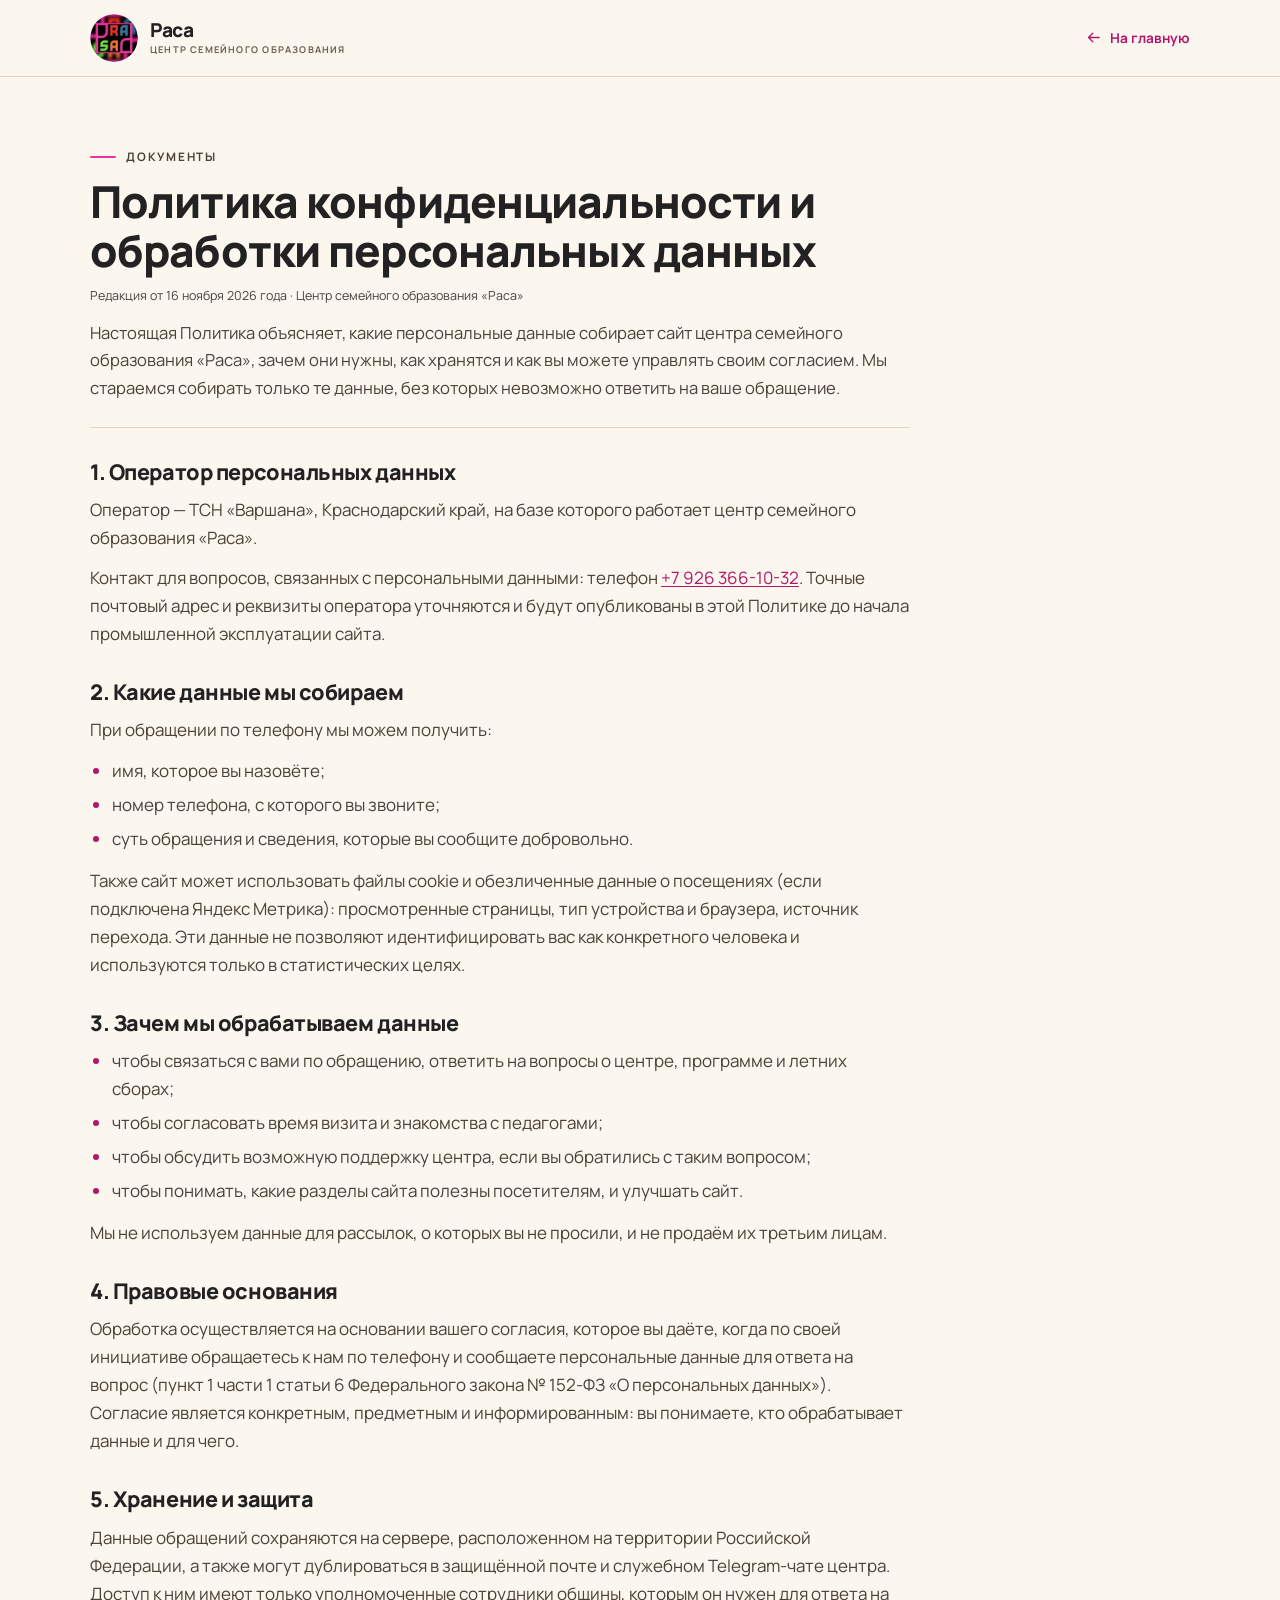
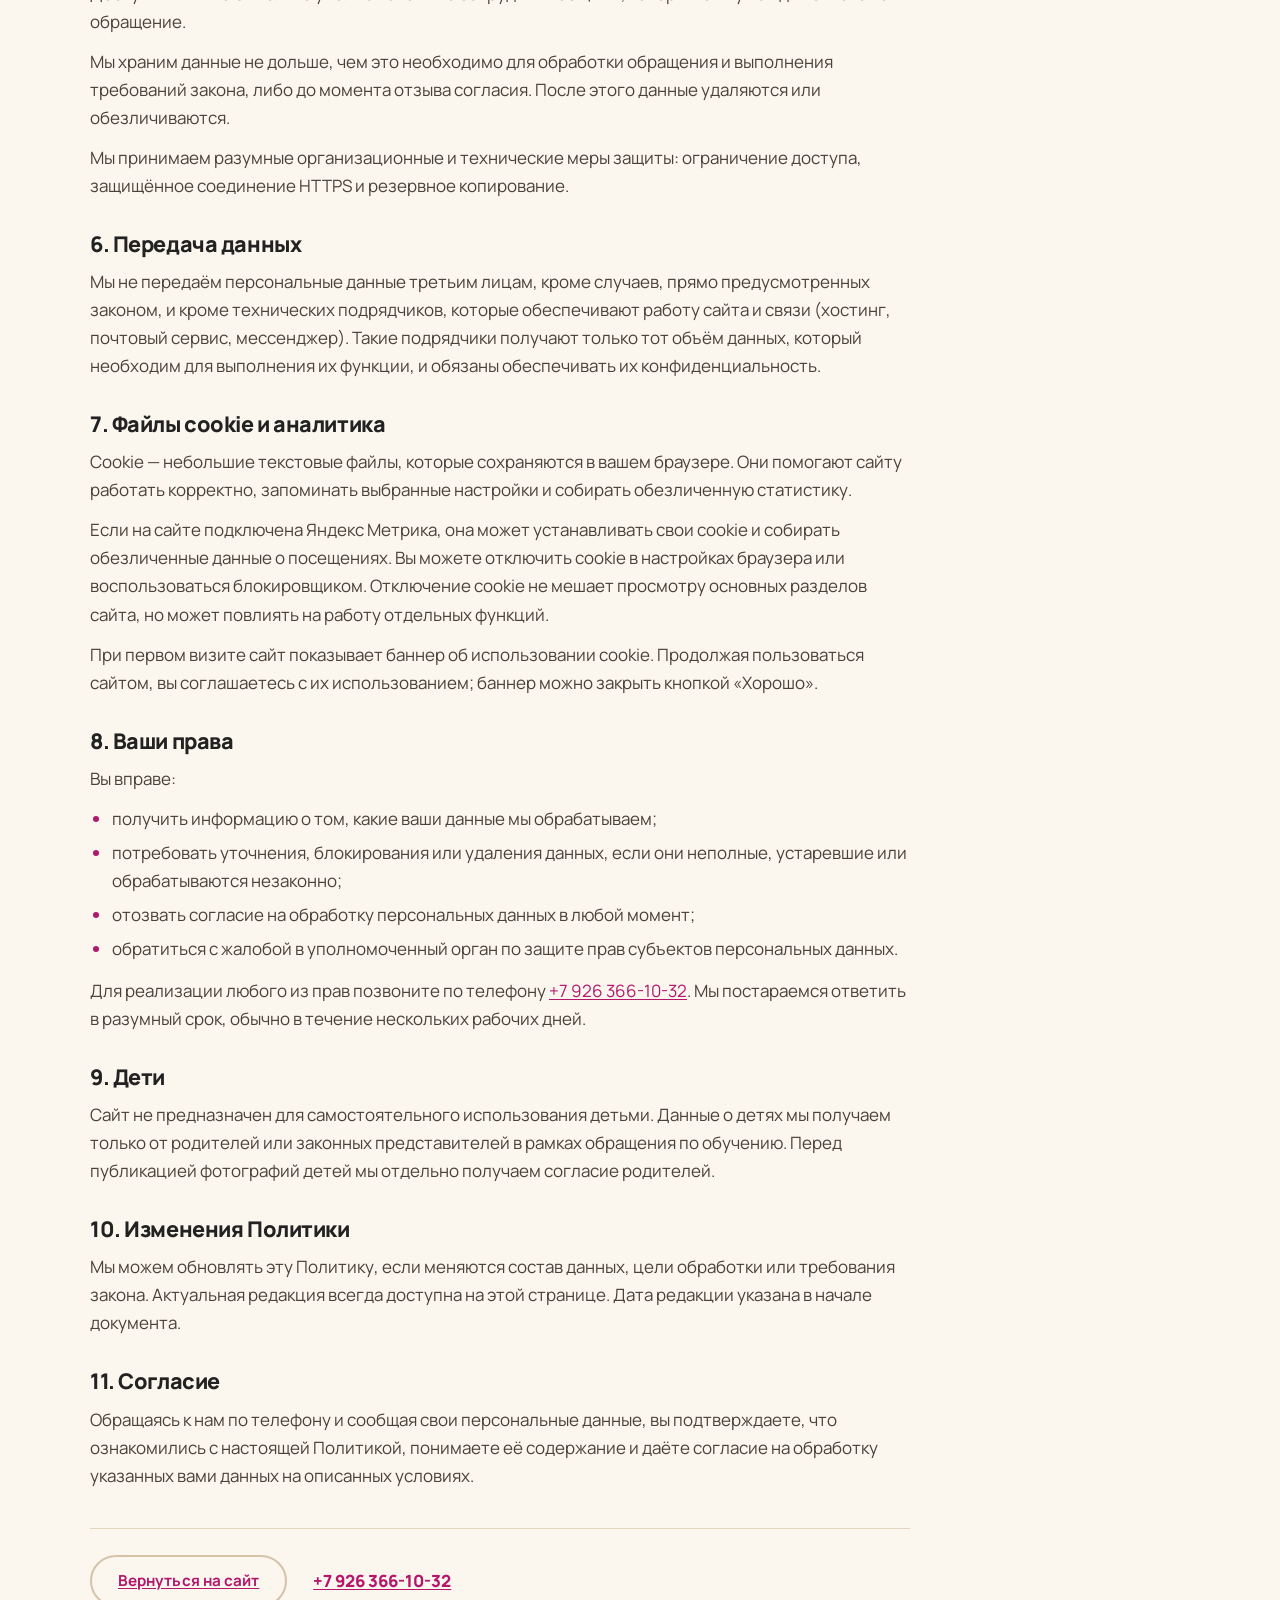
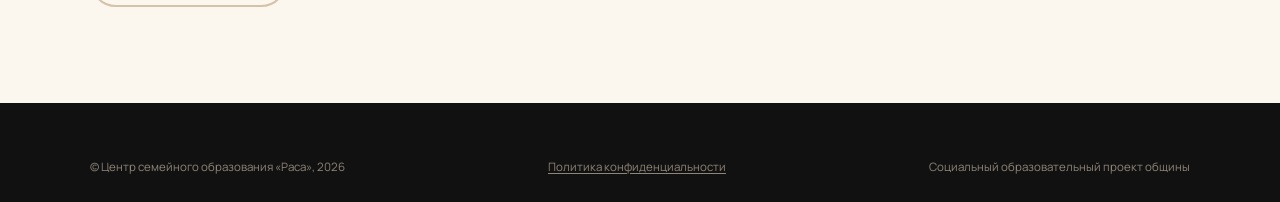
<file: privacy.html>
<!DOCTYPE html>
<html lang="ru">
<head>
  <meta charset="utf-8">
  <meta name="viewport" content="width=device-width, initial-scale=1">
  <title>Политика конфиденциальности — Центр «Раса»</title>
  <meta name="description" content="Политика конфиденциальности и обработки персональных данных центра семейного образования «Раса», ТСН «Варшана».">
  <meta name="robots" content="noindex, follow">
  <link rel="canonical" href="https://njiijnokiio-debug.github.io/rasa-center/privacy.html">
  <meta name="theme-color" content="#FBF6EE">
  <link rel="icon" type="image/png" href="favicon.png">
  <link rel="apple-touch-icon" href="assets/apple-touch-icon.png">

  <link rel="stylesheet" href="styles.css">
</head>
<body class="legal-page">
  <a class="skip-link" href="#main">Перейти к содержанию</a>

  <svg class="svg-sprite" xmlns="http://www.w3.org/2000/svg" aria-hidden="true" focusable="false">
    <symbol id="i-arrow-right" viewBox="0 0 24 24">
      <path d="M4 12h15M13 6l6 6-6 6" fill="none" stroke="currentColor" stroke-width="1.8" stroke-linecap="round" stroke-linejoin="round"/>
    </symbol>
  </svg>

  <header class="legal-header">
    <div class="container legal-header__inner">
      <a class="brand" href="index.html" aria-label="Центр «Раса» — на главную">
        <img class="brand__logo" src="assets/logo.png" alt="" width="44" height="44">
        <span class="brand__text">
          <span class="brand__name">Раса</span>
          <span class="brand__desc">центр семейного образования</span>
        </span>
      </a>
      <a class="legal-header__back" href="index.html">
        <svg class="icon" aria-hidden="true" style="transform: rotate(180deg)"><use href="#i-arrow-right"/></svg>
        На главную
      </a>
    </div>
  </header>

  <main class="legal-main" id="main">
    <div class="container">
      <article class="legal">
        <p class="eyebrow"><span class="eyebrow__line" aria-hidden="true"></span>Документы</p>
        <h1>Политика конфиденциальности и обработки персональных данных</h1>
        <p class="legal__meta">Редакция от 16 ноября 2026 года · Центр семейного образования «Раса»</p>

        <p class="legal__lead">Настоящая Политика объясняет, какие персональные данные собирает сайт центра семейного образования «Раса», зачем они нужны, как хранятся и как вы можете управлять своим согласием. Мы стараемся собирать только те данные, без которых невозможно ответить на ваше обращение.</p>

        <h2>1. Оператор персональных данных</h2>
        <p>Оператор — ТСН «Варшана», Краснодарский край, на базе которого работает центр семейного образования «Раса».</p>
        <p>Контакт для вопросов, связанных с персональными данными: телефон <a href="tel:+79263661032">+7 926 366-10-32</a>. Точные почтовый адрес и реквизиты оператора уточняются и будут опубликованы в этой Политике до начала промышленной эксплуатации сайта.</p>

        <h2>2. Какие данные мы собираем</h2>
        <p>При обращении по телефону мы можем получить:</p>
        <ul>
          <li>имя, которое вы назовёте;</li>
          <li>номер телефона, с которого вы звоните;</li>
          <li>суть обращения и сведения, которые вы сообщите добровольно.</li>
        </ul>
        <p>Также сайт может использовать файлы cookie и обезличенные данные о посещениях (если подключена Яндекс Метрика): просмотренные страницы, тип устройства и браузера, источник перехода. Эти данные не позволяют идентифицировать вас как конкретного человека и используются только в статистических целях.</p>

        <h2>3. Зачем мы обрабатываем данные</h2>
        <ul>
          <li>чтобы связаться с вами по обращению, ответить на вопросы о центре, программе и летних сборах;</li>
          <li>чтобы согласовать время визита и знакомства с педагогами;</li>
          <li>чтобы обсудить возможную поддержку центра, если вы обратились с таким вопросом;</li>
          <li>чтобы понимать, какие разделы сайта полезны посетителям, и улучшать сайт.</li>
        </ul>
        <p>Мы не используем данные для рассылок, о которых вы не просили, и не продаём их третьим лицам.</p>

        <h2>4. Правовые основания</h2>
        <p>Обработка осуществляется на основании вашего согласия, которое вы даёте, когда по своей инициативе обращаетесь к нам по телефону и сообщаете персональные данные для ответа на вопрос (пункт 1 части 1 статьи 6 Федерального закона № 152-ФЗ «О персональных данных»). Согласие является конкретным, предметным и информированным: вы понимаете, кто обрабатывает данные и для чего.</p>

        <h2>5. Хранение и защита</h2>
        <p>Данные обращений сохраняются на сервере, расположенном на территории Российской Федерации, а также могут дублироваться в защищённой почте и служебном Telegram-чате центра. Доступ к ним имеют только уполномоченные сотрудники общины, которым он нужен для ответа на обращение.</p>
        <p>Мы храним данные не дольше, чем это необходимо для обработки обращения и выполнения требований закона, либо до момента отзыва согласия. После этого данные удаляются или обезличиваются.</p>
        <p>Мы принимаем разумные организационные и технические меры защиты: ограничение доступа, защищённое соединение HTTPS и резервное копирование.</p>

        <h2>6. Передача данных</h2>
        <p>Мы не передаём персональные данные третьим лицам, кроме случаев, прямо предусмотренных законом, и кроме технических подрядчиков, которые обеспечивают работу сайта и связи (хостинг, почтовый сервис, мессенджер). Такие подрядчики получают только тот объём данных, который необходим для выполнения их функции, и обязаны обеспечивать их конфиденциальность.</p>

        <h2>7. Файлы cookie и аналитика</h2>
        <p>Cookie — небольшие текстовые файлы, которые сохраняются в вашем браузере. Они помогают сайту работать корректно, запоминать выбранные настройки и собирать обезличенную статистику.</p>
        <p>Если на сайте подключена Яндекс Метрика, она может устанавливать свои cookie и собирать обезличенные данные о посещениях. Вы можете отключить cookie в настройках браузера или воспользоваться блокировщиком. Отключение cookie не мешает просмотру основных разделов сайта, но может повлиять на работу отдельных функций.</p>
        <p>При первом визите сайт показывает баннер об использовании cookie. Продолжая пользоваться сайтом, вы соглашаетесь с их использованием; баннер можно закрыть кнопкой «Хорошо».</p>

        <h2>8. Ваши права</h2>
        <p>Вы вправе:</p>
        <ul>
          <li>получить информацию о том, какие ваши данные мы обрабатываем;</li>
          <li>потребовать уточнения, блокирования или удаления данных, если они неполные, устаревшие или обрабатываются незаконно;</li>
          <li>отозвать согласие на обработку персональных данных в любой момент;</li>
          <li>обратиться с жалобой в уполномоченный орган по защите прав субъектов персональных данных.</li>
        </ul>
        <p>Для реализации любого из прав позвоните по телефону <a href="tel:+79263661032">+7 926 366-10-32</a>. Мы постараемся ответить в разумный срок, обычно в течение нескольких рабочих дней.</p>

        <h2>9. Дети</h2>
        <p>Сайт не предназначен для самостоятельного использования детьми. Данные о детях мы получаем только от родителей или законных представителей в рамках обращения по обучению. Перед публикацией фотографий детей мы отдельно получаем согласие родителей.</p>

        <h2>10. Изменения Политики</h2>
        <p>Мы можем обновлять эту Политику, если меняются состав данных, цели обработки или требования закона. Актуальная редакция всегда доступна на этой странице. Дата редакции указана в начале документа.</p>

        <h2>11. Согласие</h2>
        <p>Обращаясь к нам по телефону и сообщая свои персональные данные, вы подтверждаете, что ознакомились с настоящей Политикой, понимаете её содержание и даёте согласие на обработку указанных вами данных на описанных условиях.</p>

        <div class="legal__footer">
          <a class="btn btn--outline" href="index.html">Вернуться на сайт</a>
          <a class="legal__phone" href="tel:+79263661032">+7 926 366-10-32</a>
        </div>
      </article>
    </div>
  </main>

  <footer class="site-footer">
    <div class="container">
      <div class="footer__bottom" style="padding-top: 0; border: 0">
        <p>© Центр семейного образования «Раса», 2026</p>
        <a href="privacy.html" aria-current="page">Политика конфиденциальности</a>
        <p class="footer__note">Социальный образовательный проект общины</p>
      </div>
    </div>
  </footer>

</body>
</html>
</file>
<file: styles.css>
/* ==========================================================================
   Центр семейного образования «Раса» — стили лендинга
   Палитра и типографика — по ТЗ. Контраст текста проверен под WCAG AA.
   Шрифты подключены локально (assets/fonts) — без внешних запросов.
   ========================================================================== */

@font-face {
  font-family: "Manrope";
  font-style: normal;
  font-weight: 400 800;
  font-display: swap;
  src: url("assets/fonts/manrope-cyrillic.woff2") format("woff2");
  unicode-range: U+0301, U+0400-045F, U+0490-0491, U+04B0-04B1, U+2116;
}
@font-face {
  font-family: "Manrope";
  font-style: normal;
  font-weight: 400 800;
  font-display: swap;
  src: url("assets/fonts/manrope-latin.woff2") format("woff2");
  unicode-range: U+0000-00FF, U+0131, U+0152-0153, U+02BB-02BC, U+02C6, U+02DA, U+02DC, U+0304, U+0308, U+0329, U+2000-206F, U+20AC, U+2122, U+2191, U+2193, U+2212, U+2215, U+FEFF, U+FFFD;
}
@font-face {
  font-family: "Caveat";
  font-style: normal;
  font-weight: 500 600;
  font-display: swap;
  src: url("assets/fonts/caveat-cyrillic.woff2") format("woff2");
  unicode-range: U+0301, U+0400-045F, U+0490-0491, U+04B0-04B1, U+2116;
}

:root {
  --cream: #FBF6EE;
  --beige: #F2E8D8;
  --ink: #222222;
  --ink-soft: #4A4239;
  --muted: #5F564B;
  --line: #E3D4BE;
  --pink: #EC3297;
  --pink-deep: #B3166B;
  --pink-soft: #FF7BC2;
  --green: #65DC44;
  --green-deep: #3F7A2C;
  --orange: #ED782B;
  --orange-deep: #B85A18;
  --blue: #35759B;
  --red: #E23525;
  --black: #111111;
  --white: #FFFFFF;

  --font-main: "Manrope", "Segoe UI", Arial, sans-serif;
  --font-hand: "Caveat", "Segoe Script", cursive;

  --container: 1180px;
  --radius-sm: 12px;
  --radius-md: 20px;
  --radius-lg: 28px;
  --radius-xl: 36px;

  --shadow-soft: 0 18px 50px rgba(83, 55, 24, 0.09);
  --shadow-card: 0 24px 60px rgba(83, 55, 24, 0.12);
  --header-h: 76px;

  --ease: cubic-bezier(0.22, 0.7, 0.24, 1);
}

*, *::before, *::after { box-sizing: border-box; }

html {
  scroll-behavior: smooth;
  -webkit-text-size-adjust: 100%;
}

body {
  margin: 0;
  background: var(--cream);
  color: var(--ink);
  font-family: var(--font-main);
  font-size: 17px;
  line-height: 1.65;
  font-weight: 400;
  -webkit-font-smoothing: antialiased;
  overflow-x: hidden;
}

body.menu-open,
body.lightbox-open { overflow: hidden; }

img, svg { max-width: 100%; }
img { display: block; }
a { color: inherit; text-decoration: none; }
button { font: inherit; color: inherit; }
ul, ol { margin: 0; padding: 0; }
p { margin: 0; }
h1, h2, h3, h4 { margin: 0; font-weight: 800; letter-spacing: -0.02em; }

::selection { background: var(--pink); color: var(--white); }

:focus-visible {
  outline: 3px solid var(--pink-deep);
  outline-offset: 3px;
  border-radius: 4px;
}

[id] { scroll-margin-top: calc(var(--header-h) + 18px); }

.svg-sprite { position: absolute; width: 0; height: 0; overflow: hidden; }

.icon {
  width: 1.25em;
  height: 1.25em;
  flex: none;
  display: inline-block;
  vertical-align: -0.18em;
}

.container {
  width: 100%;
  max-width: var(--container);
  margin-inline: auto;
  padding-inline: clamp(20px, 4vw, 40px);
}

.skip-link {
  position: fixed;
  top: -120px;
  left: 16px;
  z-index: 1000;
  padding: 12px 18px;
  border-radius: 10px;
  background: var(--ink);
  color: var(--cream);
  font-size: 0.9rem;
  font-weight: 700;
  transition: top 0.2s ease;
}
.skip-link:focus { top: 16px; }

/* --------------------------------------------------------------------------
   Типографика блоков
   -------------------------------------------------------------------------- */

.section {
  position: relative;
  padding-block: clamp(64px, 9vw, 116px);
}

.section--cream { background: var(--cream); }
.section--beige { background: var(--beige); }
.section--dark { background: var(--black); color: var(--cream); }
.section--sea {
  color: var(--cream);
  background:
    radial-gradient(ellipse at 78% 8%, rgba(247, 200, 115, 0.22), transparent 52%),
    linear-gradient(158deg, #35759B 0%, #286582 52%, #1B4557 100%);
}

.section-title {
  font-size: clamp(1.9rem, 4vw, 3.15rem);
  line-height: 1.08;
  letter-spacing: -0.03em;
  max-width: 20ch;
  text-wrap: balance;
}
.section-title--wide { max-width: 27ch; }

.lead {
  max-width: 62ch;
  margin-top: 18px;
  font-size: clamp(1.02rem, 1.5vw, 1.18rem);
  line-height: 1.65;
  color: var(--ink-soft);
}
.section--dark .lead,
.section--sea .lead { color: #D9D0C5; }
.section--sea .lead { color: #DCEAF0; }

.subtitle {
  font-size: clamp(1.15rem, 1.8vw, 1.4rem);
  line-height: 1.25;
  margin-bottom: 14px;
}

.eyebrow {
  display: flex;
  align-items: center;
  gap: 10px;
  margin-bottom: 14px;
  font-size: 0.73rem;
  font-weight: 700;
  line-height: 1.4;
  letter-spacing: 0.15em;
  text-transform: uppercase;
  color: var(--muted);
}
.eyebrow__line {
  display: inline-block;
  width: 26px;
  height: 2px;
  flex: none;
  border-radius: 2px;
  background: var(--pink);
}
.eyebrow--light { color: #D8CFC4; }
.section--sea .eyebrow--light { color: #DCEAF0; }

.section-head { margin-bottom: clamp(34px, 5vw, 54px); }
.section-head--split {
  display: grid;
  grid-template-columns: minmax(0, 1fr) minmax(0, 1fr);
  gap: clamp(24px, 5vw, 64px);
  align-items: end;
  max-width: none;
}
.section-head--split .lead { margin-top: 0; }

.accent {
  color: var(--pink-soft);
}

/* --------------------------------------------------------------------------
   Кнопки
   -------------------------------------------------------------------------- */

.btn {
  display: inline-flex;
  align-items: center;
  justify-content: center;
  gap: 10px;
  min-height: 52px;
  padding: 14px 26px;
  border: 2px solid transparent;
  border-radius: 999px;
  font-family: var(--font-main);
  font-size: 0.95rem;
  font-weight: 700;
  line-height: 1.2;
  letter-spacing: 0.005em;
  text-align: center;
  cursor: pointer;
  transition: background-color 0.25s ease, color 0.25s ease, border-color 0.25s ease, transform 0.25s var(--ease), box-shadow 0.25s ease;
}
.btn:hover { transform: translateY(-2px); }
.btn:active { transform: translateY(0); }

.btn--primary {
  background: var(--pink-deep);
  border-color: var(--pink-deep);
  color: var(--white);
  box-shadow: 0 12px 28px rgba(179, 22, 107, 0.24);
}
.btn--primary:hover {
  background: #9C115C;
  border-color: #9C115C;
  box-shadow: 0 16px 34px rgba(179, 22, 107, 0.3);
}

.btn--ghost {
  border-color: rgba(251, 246, 238, 0.55);
  color: var(--cream);
  background: rgba(17, 13, 10, 0.14);
  backdrop-filter: blur(6px);
}
.btn--ghost:hover { background: var(--cream); border-color: var(--cream); color: var(--ink); }

.btn--outline {
  border-color: #D4C3A9;
  color: var(--ink);
  background: transparent;
}
.btn--outline:hover { border-color: var(--pink-deep); color: var(--pink-deep); }

.btn--cream {
  background: var(--cream);
  border-color: var(--cream);
  color: var(--ink);
}
.btn--cream:hover { background: var(--white); border-color: var(--white); }

.btn--small { min-height: 42px; padding: 9px 18px; font-size: 0.85rem; }
.btn--full { width: 100%; }
.btn__spinner { display: none; width: 18px; height: 18px; border: 2px solid rgba(255, 255, 255, 0.35); border-top-color: #fff; border-radius: 50%; animation: spin 0.7s linear infinite; }
.btn.is-loading { pointer-events: none; opacity: 0.85; }
.btn.is-loading .btn__spinner { display: inline-block; }
@keyframes spin { to { transform: rotate(360deg); } }

/* --------------------------------------------------------------------------
   Шапка
   -------------------------------------------------------------------------- */

.site-header {
  position: fixed;
  inset: 0 0 auto;
  z-index: 100;
  background: rgba(251, 246, 238, 0.9);
  backdrop-filter: blur(16px);
  -webkit-backdrop-filter: blur(16px);
  border-bottom: 1px solid rgba(211, 190, 160, 0.5);
  transition: box-shadow 0.3s ease, background-color 0.3s ease;
}
.site-header.is-scrolled {
  background: rgba(251, 246, 238, 0.97);
  box-shadow: 0 12px 30px rgba(72, 48, 22, 0.09);
}

/* Шапке нужно чуть больше ширины, чем текстовым секциям: 6 пунктов меню + телефон. */
.site-header .container { max-width: 1220px; }

.header__inner {
  display: flex;
  align-items: center;
  gap: 16px;
  height: var(--header-h);
}

.brand { display: inline-flex; align-items: center; gap: 12px; flex: none; }
.brand__logo { width: 48px; height: 48px; border-radius: 50%; }
.brand__text { display: flex; flex-direction: column; line-height: 1.1; }
.brand__name { font-size: 1.2rem; font-weight: 800; letter-spacing: -0.02em; }
.brand__desc {
  margin-top: 3px;
  font-size: 0.58rem;
  font-weight: 700;
  line-height: 1.2;
  letter-spacing: 0.13em;
  text-transform: uppercase;
  color: #6C6155;
}

.nav { margin-left: auto; }
.nav__list { display: flex; align-items: center; gap: clamp(10px, 1.4vw, 20px); list-style: none; }
.nav__link {
  position: relative;
  display: inline-block;
  padding: 6px 0;
  font-size: 0.84rem;
  font-weight: 600;
  white-space: nowrap;
  color: #3B342C;
  transition: color 0.2s ease;
}
.nav__link::after {
  content: "";
  position: absolute;
  left: 0;
  bottom: 0;
  width: 100%;
  height: 2px;
  border-radius: 2px;
  background: var(--pink);
  transform: scaleX(0);
  transform-origin: left;
  transition: transform 0.25s var(--ease);
}
.nav__link:hover { color: var(--pink-deep); }
.nav__link:hover::after,
.nav__link.is-active::after { transform: scaleX(1); }
.nav__link.is-active { color: var(--pink-deep); }

.header__actions { display: flex; align-items: center; gap: 10px; flex: none; margin-left: auto; }
.btn--phone { min-height: 44px; padding: 9px 16px; font-size: 0.85rem; gap: 8px; }
.btn__number { font-weight: 600; color: #5F564B; }
.btn--phone:hover .btn__number { color: var(--pink-deep); }

.burger {
  display: none;
  width: 44px;
  height: 44px;
  padding: 0;
  border: 1.5px solid #D4C3A9;
  border-radius: 12px;
  background: transparent;
  cursor: pointer;
  align-items: center;
  justify-content: center;
  flex-direction: column;
  gap: 5px;
  transition: border-color 0.2s ease, background-color 0.2s ease;
}
.burger:hover { border-color: var(--pink-deep); }
.burger__line {
  display: block;
  width: 20px;
  height: 2px;
  border-radius: 2px;
  background: var(--ink);
  transition: transform 0.25s var(--ease), opacity 0.2s ease;
}
.burger.is-open .burger__line:nth-child(1) { transform: translateY(7px) rotate(45deg); }
.burger.is-open .burger__line:nth-child(2) { opacity: 0; }
.burger.is-open .burger__line:nth-child(3) { transform: translateY(-7px) rotate(-45deg); }

.mobile-menu {
  position: absolute;
  top: 100%;
  left: 0;
  right: 0;
  max-height: calc(100svh - var(--header-h));
  overflow-y: auto;
  padding: 18px clamp(20px, 4vw, 40px) 28px;
  background: var(--cream);
  border-bottom: 1px solid var(--line);
  box-shadow: 0 30px 50px rgba(60, 40, 20, 0.15);
  animation: menu-in 0.28s var(--ease);
}
.mobile-menu[hidden] { display: none; }
@keyframes menu-in {
  from { opacity: 0; transform: translateY(-10px); }
  to { opacity: 1; transform: none; }
}
.mobile-menu__list { list-style: none; }
.mobile-menu__list a {
  display: block;
  padding: 14px 2px;
  border-bottom: 1px solid #E8DAC4;
  font-size: 1.15rem;
  font-weight: 700;
  letter-spacing: -0.01em;
}
.mobile-menu__list a:hover { color: var(--pink-deep); }
.mobile-menu__phone {
  display: inline-flex;
  align-items: center;
  gap: 9px;
  margin-top: 20px;
  font-size: 1.08rem;
  font-weight: 800;
  color: var(--pink-deep);
}
.mobile-menu__note { margin-top: 10px; font-size: 0.78rem; color: var(--muted); }

/* --------------------------------------------------------------------------
   Главный экран
   -------------------------------------------------------------------------- */

.hero {
  position: relative;
  display: flex;
  align-items: center;
  min-height: 100svh;
  padding: calc(var(--header-h) + 58px) 0 96px;
  overflow: hidden;
  background: #2A211C;
  color: var(--cream);
}
.hero__media { position: absolute; inset: 0; }
.hero__media img {
  width: 100%;
  height: 100%;
  object-fit: cover;
  object-position: center 58%;
  transform: scale(1.02);
}
.hero__media::after {
  content: "";
  position: absolute;
  inset: 0;
  background:
    linear-gradient(90deg, rgba(17, 13, 10, 0.9) 0%, rgba(17, 13, 10, 0.66) 40%, rgba(17, 13, 10, 0.22) 76%, rgba(17, 13, 10, 0.4) 100%),
    radial-gradient(ellipse at 30% 40%, rgba(17, 13, 10, 0.25), transparent 70%);
}
.hero__inner { position: relative; z-index: 2; width: 100%; }
.hero__inner > * { max-width: 800px; }

.hero__kicker {
  display: flex;
  align-items: center;
  gap: 10px;
  font-size: 0.72rem;
  font-weight: 600;
  letter-spacing: 0.17em;
  text-transform: uppercase;
  color: #EBDDCB;
}
.dot {
  width: 8px;
  height: 8px;
  flex: none;
  border-radius: 50%;
  background: var(--pink);
  box-shadow: 0 0 0 5px rgba(236, 50, 151, 0.22);
}

.hero__title {
  margin-top: 20px;
  font-size: clamp(2rem, 4.5vw, 3.9rem);
  line-height: 1.04;
  letter-spacing: -0.035em;
  max-width: 17ch;
  text-wrap: balance;
}
.hero__subtitle {
  margin-top: 16px;
  font-size: clamp(0.92rem, 1.4vw, 1.08rem);
  font-weight: 500;
  color: #E3D6C6;
  letter-spacing: 0.01em;
}
.hero__phrase {
  margin-top: clamp(24px, 3.5vw, 38px);
  font-size: clamp(1.45rem, 3.1vw, 2.5rem);
  font-weight: 700;
  line-height: 1.18;
  letter-spacing: -0.025em;
  max-width: 23ch;
  color: #FFF6E8;
}
.hero__actions {
  display: flex;
  flex-wrap: wrap;
  gap: 14px;
  margin-top: clamp(26px, 3.5vw, 36px);
}
.hero__note {
  margin-top: clamp(26px, 3.5vw, 40px);
  font-family: var(--font-hand);
  font-size: clamp(1.5rem, 2.4vw, 2rem);
  font-weight: 600;
  line-height: 1;
  color: #FFD9A8;
  transform: rotate(-1.5deg);
  transform-origin: left;
}

.hero__scroll {
  position: absolute;
  right: clamp(22px, 4vw, 44px);
  bottom: min(13vh, 104px);
  z-index: 2;
  display: flex;
  flex-direction: column;
  align-items: center;
  gap: 4px;
  font-size: 0.62rem;
  font-weight: 600;
  letter-spacing: 0.2em;
  text-transform: uppercase;
  color: rgba(251, 246, 238, 0.68);
  animation: float-down 2.4s ease-in-out infinite;
}
.hero__scroll .icon { width: 18px; height: 18px; }
@keyframes float-down {
  0%, 100% { transform: translateY(0); }
  50% { transform: translateY(5px); }
}

/* Полоса фактов */
.facts-wrap {
  position: relative;
  z-index: 5;
  margin-top: -58px;
}
.facts {
  display: grid;
  grid-template-columns: repeat(5, minmax(0, 1fr));
  margin: 0;
  padding: 0;
  list-style: none;
  background: var(--cream);
  border: 1px solid var(--line);
  border-radius: var(--radius-lg);
  box-shadow: var(--shadow-soft);
  overflow: hidden;
}
.fact {
  padding: 24px clamp(14px, 2vw, 26px);
  border-left: 1px solid var(--line);
}
.fact:first-child { border-left: 0; }
.fact__value {
  display: block;
  font-size: clamp(1rem, 1.5vw, 1.14rem);
  font-weight: 800;
  line-height: 1.2;
  letter-spacing: -0.02em;
}
.fact__label {
  display: block;
  margin-top: 4px;
  font-size: 0.72rem;
  line-height: 1.35;
  color: var(--muted);
}

/* --------------------------------------------------------------------------
   Две колонки + фотографии
   -------------------------------------------------------------------------- */

.split {
  display: grid;
  grid-template-columns: minmax(0, 1.05fr) minmax(0, 0.95fr);
  gap: clamp(32px, 5.5vw, 72px);
  align-items: center;
}
.split__text .lead { margin-top: 20px; }

.mini-facts {
  display: grid;
  gap: 10px;
  margin-top: 26px;
  list-style: none;
}
.mini-facts li {
  display: flex;
  align-items: center;
  gap: 10px;
  font-size: 0.92rem;
  font-weight: 600;
}
.mini-facts .icon { color: var(--pink-deep); width: 20px; height: 20px; }

.photo {
  position: relative;
  margin: 0;
  border-radius: var(--radius-lg);
  overflow: hidden;
  background: #EADBC4;
  box-shadow: var(--shadow-card);
}
.photo img {
  width: 100%;
  height: 100%;
  aspect-ratio: 4 / 3;
  object-fit: cover;
  transition: transform 0.7s var(--ease);
}
.photo:hover img { transform: scale(1.035); }
.photo--tall img { aspect-ratio: 4 / 4.35; }

/* --------------------------------------------------------------------------
   Миссия
   -------------------------------------------------------------------------- */

.mission {
  display: grid;
  grid-template-columns: minmax(0, 0.95fr) minmax(0, 1.05fr);
  gap: clamp(28px, 5vw, 60px);
  align-items: center;
}
.mission__scheme {
  background: var(--cream);
  border: 1px solid #E4D3B9;
  border-radius: var(--radius-xl);
  padding: clamp(16px, 2.5vw, 28px) clamp(14px, 2.5vw, 28px) 14px;
  box-shadow: var(--shadow-soft);
}
.scheme { display: block; width: 100%; height: auto; }
.scheme-caption {
  margin-top: 2px;
  font-family: var(--font-hand);
  font-size: clamp(1.45rem, 2.4vw, 1.85rem);
  font-weight: 600;
  line-height: 1.1;
  text-align: center;
  color: var(--ink-soft);
}
.scheme-stack { display: none; }

.mission__intro { font-size: clamp(1.02rem, 1.5vw, 1.12rem); margin-bottom: 22px; color: var(--ink-soft); }
.mission__intro strong { color: var(--ink); }

.pillars { display: grid; gap: 12px; }
.pillar {
  padding: 16px 18px 16px 20px;
  border-radius: 0 var(--radius-md) var(--radius-md) 0;
  border-left: 4px solid var(--pink);
  background: rgba(251, 246, 238, 0.72);
}
.pillar--green { border-left-color: var(--green-deep); }
.pillar--blue { border-left-color: var(--blue); }
.pillar__title { font-size: 1.02rem; line-height: 1.3; margin-bottom: 4px; }
.pillar p { font-size: 0.88rem; line-height: 1.55; color: var(--muted); }

.mission__outro {
  margin-top: 22px;
  font-size: 0.96rem;
  line-height: 1.68;
  color: var(--ink-soft);
}

/* --------------------------------------------------------------------------
   Как мы учим
   -------------------------------------------------------------------------- */

.steps {
  display: grid;
  grid-template-columns: repeat(3, minmax(0, 1fr));
  gap: 18px;
  margin-top: 8px;
  list-style: none;
}
.step {
  position: relative;
  display: flex;
  flex-direction: column;
  gap: 6px;
  padding: 24px 24px 22px;
  background: var(--white);
  border: 1px solid var(--line);
  border-radius: var(--radius-md);
  box-shadow: 0 10px 30px rgba(83, 55, 24, 0.05);
}
.step__num {
  position: absolute;
  top: 18px;
  right: 20px;
  font-size: 0.72rem;
  font-weight: 800;
  letter-spacing: 0.08em;
  color: #857057;
}
.step__period {
  font-size: 0.7rem;
  font-weight: 700;
  letter-spacing: 0.12em;
  text-transform: uppercase;
  color: var(--muted);
}
.step__program {
  font-size: clamp(1.8rem, 2.6vw, 2.3rem);
  font-weight: 800;
  line-height: 1;
  letter-spacing: -0.03em;
  color: var(--pink-deep);
}
.step:nth-child(2) .step__program { color: var(--green-deep); }
.step:nth-child(3) .step__program { color: var(--blue); }
.step__desc { margin-top: 4px; font-size: 0.82rem; line-height: 1.55; color: var(--muted); }
.step:not(:last-child)::after {
  content: "";
  position: absolute;
  top: 50%;
  right: -13px;
  width: 9px;
  height: 9px;
  border-top: 2px solid #B8A88F;
  border-right: 2px solid #B8A88F;
  transform: translateY(-50%) rotate(45deg);
}

.program__body {
  display: grid;
  grid-template-columns: minmax(0, 1fr) minmax(0, 1fr);
  gap: clamp(28px, 4.5vw, 52px);
  margin-top: clamp(36px, 5vw, 54px);
  align-items: start;
}
.program__why .subtitle { margin-bottom: 16px; }

.checks { display: grid; gap: 12px; list-style: none; }
.checks li {
  display: flex;
  align-items: flex-start;
  gap: 10px;
  font-size: 0.94rem;
  line-height: 1.55;
  color: var(--ink-soft);
}
.checks .icon { color: var(--green-deep); width: 20px; height: 20px; margin-top: 2px; }

.callout {
  margin-top: 24px;
  padding: 16px 18px;
  border-left: 4px solid var(--pink);
  border-radius: 0 var(--radius-sm) var(--radius-sm) 0;
  background: var(--beige);
  font-size: 0.9rem;
  line-height: 1.6;
  color: var(--ink-soft);
}

.program__photos { display: grid; grid-template-columns: 1fr 1fr; gap: 16px; }
.program__photos .photo img { aspect-ratio: 3 / 4; }
.photo--offset { margin-top: 38px; }

/* --------------------------------------------------------------------------
   Жизнь центра
   -------------------------------------------------------------------------- */

.life-grid {
  display: grid;
  grid-template-columns: repeat(12, minmax(0, 1fr));
  gap: 18px;
  margin-top: 6px;
}
.life-card {
  position: relative;
  margin: 0;
  overflow: hidden;
  border-radius: var(--radius-lg);
  background: var(--cream);
  border: 1px solid rgba(211, 190, 160, 0.6);
}
.life-card--photo { grid-column: span 6; min-height: 400px; }
.life-card--wide { grid-column: span 6; }
.life-card--photo img {
  position: absolute;
  inset: 0;
  width: 100%;
  height: 100%;
  object-fit: cover;
  transition: transform 0.75s var(--ease);
}
.life-card--photo:hover img { transform: scale(1.045); }
.life-card--photo figcaption {
  position: absolute;
  inset: auto 0 0;
  display: flex;
  flex-direction: column;
  gap: 3px;
  padding: 70px 22px 20px;
  background: linear-gradient(180deg, transparent, rgba(17, 13, 10, 0.82));
  color: var(--cream);
}
.life-card__title { font-size: 1.18rem; font-weight: 800; line-height: 1.25; letter-spacing: -0.02em; }
.life-card__text { font-size: 0.8rem; line-height: 1.45; color: #E3D6C6; }

.life-card--icon {
  grid-column: span 4;
  min-height: 188px;
  padding: 22px;
  display: flex;
  flex-direction: column;
  justify-content: flex-end;
  gap: 4px;
}
.life-card--icon .life-card__text { color: var(--muted); }
.life-card__icon {
  width: 30px;
  height: 30px;
  margin-bottom: auto;
  color: var(--pink-deep);
}
.life-card--green .life-card__icon { color: var(--green-deep); }
.life-card--blue .life-card__icon { color: var(--blue); }
.life-card--pink { background: #F9E7EF; }
.life-card--green { background: #EDF4E7; }
.life-card--blue { background: #E9F0F4; }

.electives {
  display: flex;
  flex-wrap: wrap;
  align-items: center;
  gap: 18px 26px;
  margin-top: 38px;
  padding-top: 28px;
  border-top: 1px solid #DCCBB1;
}
.electives .subtitle { margin: 0; }
.chips { display: flex; flex-wrap: wrap; gap: 10px; list-style: none; }
.chip {
  display: inline-flex;
  align-items: center;
  gap: 8px;
  padding: 9px 15px;
  border: 1px solid #DFCDB2;
  border-radius: 999px;
  background: var(--cream);
  font-size: 0.85rem;
  font-weight: 600;
}
.chip .icon { width: 18px; height: 18px; color: var(--pink-deep); }
.chip--muted { background: transparent; border-style: dashed; color: var(--muted); font-weight: 500; }

/* --------------------------------------------------------------------------
   Летние сборы
   -------------------------------------------------------------------------- */

.summer-cards {
  display: grid;
  grid-template-columns: repeat(2, minmax(0, 1fr));
  gap: 18px;
  margin: 8px 0 26px;
}
.summer-card {
  padding: 24px 26px;
  border-radius: var(--radius-lg);
  background: rgba(251, 246, 238, 0.09);
  border: 1px solid rgba(251, 246, 238, 0.2);
  backdrop-filter: blur(6px);
}
.summer-card__icon {
  display: inline-flex;
  align-items: center;
  justify-content: center;
  width: 52px;
  height: 52px;
  margin-bottom: 16px;
  border-radius: 50%;
  background: rgba(251, 246, 238, 0.12);
  color: #F7C873;
}
.summer-card__icon--pink { color: var(--pink-soft); }
.summer-card__icon .icon { width: 26px; height: 26px; }
.summer-card__title { font-size: 1.28rem; line-height: 1.25; margin-bottom: 6px; }
.summer-card p { font-size: 0.92rem; line-height: 1.6; color: #E3EFF3; }

.gallery {
  display: grid;
  grid-template-columns: repeat(4, minmax(0, 1fr));
  gap: 12px;
  margin-top: 8px;
}
.gallery__item {
  position: relative;
  display: block;
  width: 100%;
  aspect-ratio: 1 / 1;
  padding: 0;
  border: 0;
  border-radius: 16px;
  overflow: hidden;
  background: #24596F;
  cursor: zoom-in;
}
.gallery__item img {
  width: 100%;
  height: 100%;
  object-fit: cover;
  transition: transform 0.6s var(--ease), opacity 0.3s ease;
}
.gallery__item::after {
  content: "+";
  position: absolute;
  right: 10px;
  bottom: 8px;
  width: 26px;
  height: 26px;
  display: grid;
  place-items: center;
  border-radius: 50%;
  background: rgba(17, 17, 17, 0.62);
  color: var(--cream);
  font-size: 1.1rem;
  font-weight: 600;
  line-height: 1;
  opacity: 0;
  transform: translateY(4px);
  transition: opacity 0.25s ease, transform 0.25s ease;
}
.gallery__item:hover img { transform: scale(1.07); }
.gallery__item:hover::after,
.gallery__item:focus-visible::after { opacity: 1; transform: none; }

.summer__foot {
  display: flex;
  align-items: center;
  justify-content: space-between;
  flex-wrap: wrap;
  gap: 18px;
  margin-top: 30px;
}
.summer__note { font-size: 0.88rem; color: #DCEAF0; }

/* --------------------------------------------------------------------------
   Община
   -------------------------------------------------------------------------- */

.community {
  display: grid;
  grid-template-columns: minmax(0, 1.05fr) minmax(0, 0.95fr);
  gap: clamp(36px, 6vw, 74px);
  align-items: center;
}
.community__text .lead { margin-top: 20px; }
.community__text > p:not(.lead) { margin-top: 16px; color: var(--ink-soft); font-size: 0.98rem; }
.community__media { position: relative; padding-bottom: 44px; }
.community__media .photo--main { width: 88%; }
.community__media .photo--main img { aspect-ratio: 4 / 3.4; }
.community__media .photo--floating {
  position: absolute;
  right: 0;
  bottom: 0;
  width: 54%;
  border: 6px solid var(--cream);
  box-shadow: 0 22px 46px rgba(83, 55, 24, 0.2);
}
.community__media .photo--floating img { aspect-ratio: 1 / 0.82; }

.tags { display: flex; flex-wrap: wrap; gap: 8px; margin-top: 24px; list-style: none; }
.tag {
  padding: 7px 14px;
  border: 1px solid #DFCDB2;
  border-radius: 999px;
  background: var(--beige);
  font-size: 0.78rem;
  font-weight: 700;
}

/* --------------------------------------------------------------------------
   Поддержка
   -------------------------------------------------------------------------- */

.section--dark { overflow: hidden; }
.support__glow {
  position: absolute;
  top: -220px;
  right: -140px;
  width: 640px;
  height: 640px;
  border-radius: 50%;
  background: radial-gradient(circle, rgba(236, 50, 151, 0.26), rgba(236, 50, 151, 0) 68%);
  pointer-events: none;
}
.section--dark .container { position: relative; z-index: 2; }
.section--dark .section-title { color: var(--cream); }
.section--dark .eyebrow { color: #D8CFC4; }

.support__body {
  display: grid;
  grid-template-columns: minmax(0, 1fr) minmax(0, 1fr);
  gap: clamp(28px, 5vw, 56px);
  align-items: start;
}
.support__text p { color: #CFC6BC; font-size: 0.98rem; }
.support__text p + p { margin-top: 14px; }

.support__plates { display: grid; grid-template-columns: 1fr 1fr; gap: 10px; list-style: none; }
.plate {
  display: flex;
  align-items: flex-start;
  gap: 11px;
  padding: 16px;
  border-radius: 16px;
  background: #191919;
  border: 1px solid #2D2D2D;
  font-size: 0.82rem;
  line-height: 1.45;
  color: #EFE6D8;
}
.plate .icon { width: 22px; height: 22px; flex: none; margin-top: 1px; color: var(--pink-soft); }
.plate--green .icon { color: var(--green); }
.plate--orange .icon { color: #F49A5E; }
.plate--blue .icon { color: #7FB3C9; }

.support__quote {
  margin: clamp(32px, 5vw, 46px) 0 0;
  padding: 22px 26px;
  border-left: 3px solid var(--pink);
  border-radius: 0 16px 16px 0;
  background: #181818;
  color: #FBF6EE;
  font-size: clamp(1.02rem, 1.7vw, 1.32rem);
  font-weight: 500;
  line-height: 1.55;
  letter-spacing: -0.01em;
}
.support__actions { display: flex; flex-wrap: wrap; align-items: center; gap: 20px 28px; margin-top: 30px; }
.support__phone {
  display: inline-flex;
  align-items: center;
  gap: 8px;
  padding-bottom: 3px;
  border-bottom: 1px solid rgba(251, 246, 238, 0.35);
  font-size: 0.98rem;
  font-weight: 700;
  color: var(--cream);
  transition: color 0.2s ease, border-color 0.2s ease;
}
.support__phone:hover { color: var(--pink-soft); border-color: var(--pink-soft); }

/* --------------------------------------------------------------------------
   Контакты
   -------------------------------------------------------------------------- */

.contact {
  display: grid;
  grid-template-columns: minmax(0, 1fr) minmax(0, 1.05fr);
  gap: clamp(32px, 5vw, 62px);
  align-items: center;
}
.contact__phone {
  display: inline-block;
  font-size: clamp(1.65rem, 3vw, 2.25rem);
  font-weight: 800;
  line-height: 1.1;
  letter-spacing: -0.03em;
  transition: color 0.2s ease;
}
.contact__phone:hover { color: var(--pink-deep); }
.contact__phone-note { margin-top: 8px; font-size: 0.9rem; color: var(--muted); }

.contact__list { display: grid; gap: 18px; margin-top: 26px; list-style: none; }
.contact__list li { display: flex; align-items: flex-start; gap: 12px; }
.contact__list .icon { width: 21px; height: 21px; color: var(--pink-deep); margin-top: 2px; }
.contact__label {
  display: block;
  font-size: 0.66rem;
  font-weight: 700;
  letter-spacing: 0.13em;
  text-transform: uppercase;
  color: var(--muted);
  margin-bottom: 1px;
}
.contact__list span:not(.contact__label):not(.contact__hint) { display: block; font-size: 0.94rem; font-weight: 600; }
.contact__hint { display: block; margin-top: 3px; max-width: 38ch; font-size: 0.78rem; line-height: 1.45; color: var(--muted); }
.contact__photo { margin-top: 0; }
.contact__photo img { aspect-ratio: 16 / 10; }

/* --------------------------------------------------------------------------
   Подвал
   -------------------------------------------------------------------------- */

.site-footer { background: var(--black); color: #D8CFC4; padding: 54px 0 26px; }
.footer__top {
  display: grid;
  grid-template-columns: minmax(0, 1.1fr) minmax(0, 1fr) auto;
  gap: 36px;
  align-items: start;
  padding-bottom: 32px;
  border-bottom: 1px solid #2B2B2B;
}
.brand--footer { color: var(--cream); align-items: center; }
.footer__logo-wrap { display: inline-flex; padding: 3px; border-radius: 50%; background: var(--cream); }
.footer__logo-wrap .brand__logo { width: 52px; height: 52px; }
.brand--footer .brand__desc { color: #A2978A; }
.footer__nav { display: flex; flex-wrap: wrap; gap: 8px 20px; padding-top: 6px; }
.footer__nav a { font-size: 0.84rem; color: #D8CFC4; transition: color 0.2s ease; }
.footer__nav a:hover { color: var(--pink-soft); }
.footer__contacts { display: flex; flex-direction: column; align-items: flex-end; gap: 4px; text-align: right; }
.footer__phone { font-size: 1.02rem; font-weight: 800; color: var(--cream); }
.footer__phone:hover { color: var(--pink-soft); }
.footer__contacts span { font-size: 0.74rem; color: #A2978A; }
.footer__bottom {
  display: flex;
  flex-wrap: wrap;
  align-items: center;
  justify-content: space-between;
  gap: 8px 22px;
  padding-top: 20px;
  font-size: 0.72rem;
  color: #8F8578;
}
.footer__bottom a { text-decoration: underline; text-underline-offset: 2px; }
.footer__bottom a:hover { color: var(--cream); }
.footer__note { color: #8F8578; }
.site-footer :focus-visible,
.section--dark :focus-visible { outline-color: #FFD9A8; }

/* --------------------------------------------------------------------------
   Cookie
   -------------------------------------------------------------------------- */

.cookie {
  position: fixed;
  left: 50%;
  bottom: 16px;
  z-index: 95;
  width: min(900px, calc(100% - 32px));
  display: flex;
  align-items: center;
  gap: 20px;
  padding: 14px 16px 14px 20px;
  border: 1px solid #333;
  border-radius: 16px;
  background: rgba(17, 17, 17, 0.96);
  backdrop-filter: blur(10px);
  color: var(--cream);
  box-shadow: 0 18px 50px rgba(0, 0, 0, 0.35);
  transform: translateX(-50%);
  animation: cookie-in 0.4s var(--ease);
}
.cookie[hidden] { display: none; }
.cookie p { font-size: 0.76rem; line-height: 1.5; color: #E3D6C6; }
.cookie a { color: var(--pink-soft); text-decoration: underline; text-underline-offset: 2px; }
.cookie .btn { flex: none; }
@keyframes cookie-in {
  from { opacity: 0; transform: translate(-50%, 12px); }
  to { opacity: 1; transform: translate(-50%, 0); }
}

/* --------------------------------------------------------------------------
   Лайтбокс
   -------------------------------------------------------------------------- */

.lightbox {
  width: min(1000px, calc(100% - 24px));
  max-width: none;
  max-height: calc(100svh - 24px);
  padding: 0;
  border: 0;
  border-radius: 20px;
  background: #14100D;
  color: var(--cream);
  overflow: hidden;
}
.lightbox::backdrop { background: rgba(8, 6, 4, 0.84); backdrop-filter: blur(4px); }
.lightbox__bar {
  display: flex;
  align-items: center;
  justify-content: space-between;
  gap: 12px;
  padding: 10px 14px 8px 18px;
}
.lightbox__counter { font-size: 0.74rem; letter-spacing: 0.06em; color: #CFC6BC; }
.lightbox__close {
  width: 40px;
  height: 40px;
  display: grid;
  place-items: center;
  padding: 0;
  border: 1px solid #3A322A;
  border-radius: 50%;
  background: transparent;
  color: var(--cream);
  cursor: pointer;
  transition: background-color 0.2s ease;
}
.lightbox__close:hover { background: #2A221B; }
.lightbox__stage { position: relative; display: flex; align-items: center; justify-content: center; background: #0C0906; }
.lightbox__img { max-width: 100%; max-height: 68svh; width: 100%; object-fit: contain; }
.lightbox__nav {
  position: absolute;
  top: 50%;
  width: 44px;
  height: 44px;
  display: grid;
  place-items: center;
  padding: 0;
  border: 1px solid rgba(251, 246, 238, 0.25);
  border-radius: 50%;
  background: rgba(17, 13, 10, 0.55);
  color: var(--cream);
  cursor: pointer;
  transform: translateY(-50%);
  transition: background-color 0.2s ease;
}
.lightbox__nav:hover { background: rgba(17, 13, 10, 0.85); }
.lightbox__nav--prev { left: 12px; }
.lightbox__nav--next { right: 12px; }
.lightbox :focus-visible { outline-color: #FFD9A8; }

/* --------------------------------------------------------------------------
   Появление при прокрутке
   -------------------------------------------------------------------------- */

.js .reveal {
  opacity: 0;
  transform: translateY(22px);
  transition: opacity 0.7s ease, transform 0.75s var(--ease);
}
.js .reveal.is-visible { opacity: 1; transform: none; }

/* --------------------------------------------------------------------------
   Страница политики конфиденциальности
   -------------------------------------------------------------------------- */

.legal-page { background: var(--cream); }
.legal-header { background: var(--cream); border-bottom: 1px solid var(--line); }
.legal-header__inner {
  display: flex;
  align-items: center;
  justify-content: space-between;
  gap: 20px;
  min-height: 76px;
}
.legal-header__back {
  display: inline-flex;
  align-items: center;
  gap: 8px;
  font-size: 0.85rem;
  font-weight: 700;
  color: var(--pink-deep);
}
.legal-header__back:hover { text-decoration: underline; text-underline-offset: 3px; }
.legal-main { padding: clamp(36px, 6vw, 72px) 0 clamp(56px, 8vw, 96px); }
.legal { max-width: 820px; overflow-wrap: break-word; hyphens: auto; }
.legal h1 {
  font-size: clamp(1.8rem, 4vw, 2.75rem);
  line-height: 1.1;
  margin-bottom: 12px;
  text-wrap: balance;
}
.legal__meta { margin-bottom: 28px; font-size: 0.78rem; color: var(--muted); }
.legal__lead {
  margin-bottom: 30px;
  padding-bottom: 26px;
  border-bottom: 1px solid var(--line);
  font-size: 1.04rem;
  color: var(--ink-soft);
}
.legal h2 { font-size: clamp(1.12rem, 2vw, 1.35rem); line-height: 1.3; margin: 30px 0 10px; }
.legal p { margin-bottom: 12px; color: var(--ink-soft); }
.legal ul { display: grid; gap: 6px; margin: 0 0 14px; padding-left: 22px; color: var(--ink-soft); }
.legal li::marker { color: var(--pink-deep); }
.legal a { color: var(--pink-deep); text-decoration: underline; text-underline-offset: 2px; }
.legal__footer {
  display: flex;
  flex-wrap: wrap;
  align-items: center;
  gap: 18px 26px;
  margin-top: 38px;
  padding-top: 26px;
  border-top: 1px solid var(--line);
}
.legal__phone { font-size: 1.05rem; font-weight: 800; }

/* --------------------------------------------------------------------------
   Адаптивность
   -------------------------------------------------------------------------- */

@media (max-width: 1180px) {
  .btn__number { display: none; }
}

@media (max-width: 1220px) {
  .nav { display: none; }
  .burger { display: inline-flex; }
  .brand__desc { font-size: 0.52rem; }
  .header__inner { gap: 14px; }
}

@media (max-width: 940px) {
  :root { --header-h: 68px; }
  .nav { display: none; }
  .burger { display: inline-flex; }
  .hero { padding-top: calc(var(--header-h) + 46px); }
  .split,
  .mission,
  .community,
  .contact,
  .program__body,
  .support__body { grid-template-columns: minmax(0, 1fr); }
  .split { gap: 30px; }
  .split__text { order: 1; }
  .split .photo { order: 2; }
  .mission__scheme { order: 2; }
  .mission__content { order: 1; }
  .community__media { order: 2; max-width: 560px; }
  .community__text { order: 1; }
  .contact__photo { max-width: 560px; }
  .section-head--split { grid-template-columns: 1fr; gap: 16px; }
  .section-head--split .lead { margin-top: 0; }
  .program__photos { padding-top: 4px; }
  .photo--offset { margin-top: 0; }
  .program__photos .photo img { aspect-ratio: 4 / 3; }
  .mission__scheme { margin-top: 6px; }
  .support__body { gap: 28px; }

  .facts { grid-template-columns: 1fr 1fr; border-radius: var(--radius-md); }
  .fact { padding: 18px 18px 16px; border-top: 1px solid var(--line); }
  .fact:nth-child(odd) { border-left: 0; }
  .fact:nth-child(1), .fact:nth-child(2) { border-top: 0; }
  .fact:last-child { grid-column: 1 / -1; border-left: 0; }
}

@media (max-width: 760px) {
  body { font-size: 16px; }
  .hero { min-height: 100svh; padding-bottom: 74px; }
  .hero__media::after {
    background:
      linear-gradient(180deg, rgba(17, 13, 10, 0.5) 0%, rgba(17, 13, 10, 0.72) 42%, rgba(17, 13, 10, 0.9) 100%);
  }
  .hero__media img { object-position: 62% center; }
  .hero__title { max-width: 15ch; }
  .hero__phrase { max-width: 20ch; }
  .hero__scroll { display: none; }

  .facts { grid-template-columns: 1fr 1fr; border-radius: var(--radius-md); }
  .fact { padding: 16px 16px 15px; border-top: 1px solid var(--line); }
  .fact:nth-child(odd) { border-left: 0; }
  .fact:nth-child(1), .fact:nth-child(2) { border-top: 0; }
  .fact:last-child { grid-column: 1 / -1; border-left: 0; }
  .fact__value { font-size: 0.98rem; }
  .fact__label { font-size: 0.68rem; }

  .scheme--desktop { display: none; }
  .scheme-stack { display: flex; flex-direction: column; align-items: stretch; }
  .scheme-node {
    display: flex;
    align-items: center;
    justify-content: center;
    gap: 10px;
    padding: 14px 18px;
    border-radius: 14px;
    border: 2px solid var(--pink);
    background: var(--white);
    font-size: 1rem;
    font-weight: 800;
  }
  .scheme-node .icon { width: 22px; height: 22px; color: var(--pink-deep); }
  .scheme-node--green { border-color: var(--green-deep); }
  .scheme-node--green .icon { color: var(--green-deep); }
  .scheme-node--blue { border-color: var(--blue); }
  .scheme-node--blue .icon { color: var(--blue); }
  .scheme-arrow {
    position: relative;
    width: 2px;
    height: 30px;
    margin: 0 auto;
    background: #B8A88F;
  }
  .scheme-arrow::before,
  .scheme-arrow::after {
    content: "";
    position: absolute;
    left: 50%;
    width: 7px;
    height: 7px;
    border-right: 2px solid #B8A88F;
    border-bottom: 2px solid #B8A88F;
  }
  .scheme-arrow::before { top: 0; transform: translate(-50%, 0) rotate(225deg); }
  .scheme-arrow::after { bottom: 0; transform: translate(-50%, 0) rotate(45deg); }
  .scheme-arrow--long { height: 38px; }
  .scheme-center {
    display: flex;
    align-items: center;
    gap: 12px;
    margin-top: 8px;
    padding: 12px 14px;
    border-radius: 16px;
    background: var(--ink);
    color: var(--cream);
    font-family: var(--font-hand);
    font-size: 1.25rem;
    line-height: 1.1;
    font-weight: 600;
  }
  .scheme-center img { width: 50px; height: 50px; flex: none; }
  .scheme-caption { display: none; }

  .steps { grid-template-columns: 1fr; gap: 12px; }
  .step:not(:last-child)::after { display: none; }
  .step { padding: 18px 20px; }
  .step__program { font-size: 1.75rem; }

  .program__photos { grid-template-columns: 1fr; }
  .program__photos .photo img { aspect-ratio: 4 / 3; }
  .program__photos .photo:last-child { display: none; }

  .life-grid { grid-template-columns: 1fr; }
  .life-card--photo,
  .life-card--wide,
  .life-card--icon { grid-column: 1 / -1; }
  .life-card--photo { min-height: 0; aspect-ratio: 4 / 3; }
  .life-card--icon { min-height: 150px; }
  .life-card--icon .life-card__icon { margin-bottom: 14px; }

  .summer-cards { grid-template-columns: 1fr; }
  .gallery { grid-template-columns: 1fr 1fr; gap: 8px; }
  .gallery__item { border-radius: 12px; }
  .summer__foot { flex-direction: column; align-items: flex-start; }

  .community__media { padding-bottom: 32px; }
  .community__media .photo--main { width: 100%; }
  .community__media .photo--floating { width: 50%; bottom: 0; border-width: 4px; }

  .support__plates { grid-template-columns: 1fr; }
  .support__actions { gap: 16px; }

  .footer__top { grid-template-columns: 1fr; gap: 24px; }
  .footer__contacts { align-items: flex-start; text-align: left; }
  .footer__bottom { flex-direction: column; align-items: flex-start; gap: 6px; }

  .lightbox__img { max-height: 58svh; }
  .lightbox__nav { width: 38px; height: 38px; }
  .lightbox__nav--prev { left: 8px; }
  .lightbox__nav--next { right: 8px; }
}

@media (max-width: 600px) {
  .hero__actions { flex-direction: column; align-items: stretch; }
  .hero__actions .btn { width: 100%; }
  .hero__inner > * { max-width: none; }
  .hero__title { max-width: none; }
  .hero__phrase { max-width: none; }
  .hero__note { margin-top: 28px; }

  .section { padding-block: 56px; }
  .section-title { font-size: clamp(1.72rem, 7.4vw, 2.2rem); }
  .lead { font-size: 1rem; }
  .section-head { margin-bottom: 28px; }

  .mission__scheme { padding: 16px 14px 10px; }
  .pillars { gap: 10px; }

  .electives { align-items: flex-start; }
  .electives .subtitle { width: 100%; }
  .chips { gap: 8px; }
  .chip { font-size: 0.8rem; padding: 8px 13px; }

  .contact__phone { font-size: 1.55rem; }
  .contact__hint { max-width: none; }

  .cookie {
    left: 0;
    bottom: 0;
    width: 100%;
    transform: none;
    flex-direction: column;
    align-items: stretch;
    gap: 12px;
    border-radius: 16px 16px 0 0;
    padding: 16px 18px calc(16px + env(safe-area-inset-bottom));
    animation: none;
  }
  .cookie .btn { width: 100%; }
}

@media (max-width: 340px) {
  .legal h1 { font-size: 1.5rem; }
}

@media (max-width: 520px) {
  .brand__desc { display: none; }
}

@media (max-width: 420px) {
  .brand__desc { display: none; }
  .brand__name { font-size: 1.05rem; }
  .brand__logo { width: 42px; height: 42px; }
  .btn--phone { padding: 8px 12px; font-size: 0.78rem; }
  .btn--phone .icon { width: 16px; height: 16px; }
  .header__inner { gap: 10px; }
  .hero__title { font-size: 1.9rem; }
  .hero__phrase { font-size: 1.42rem; }
  .hero__kicker { font-size: 0.64rem; letter-spacing: 0.12em; }
  .footer__logo-wrap .brand__logo { width: 46px; height: 46px; }
}

/* --------------------------------------------------------------------------
   Уменьшенное движение
   -------------------------------------------------------------------------- */

@media (prefers-reduced-motion: reduce) {
  html { scroll-behavior: auto; }
  *, *::before, *::after {
    animation-duration: 0.001ms !important;
    animation-iteration-count: 1 !important;
    transition-duration: 0.001ms !important;
    scroll-behavior: auto !important;
  }
  .js .reveal { opacity: 1; transform: none; }
  .hero__scroll { animation: none; }
}
</file>
